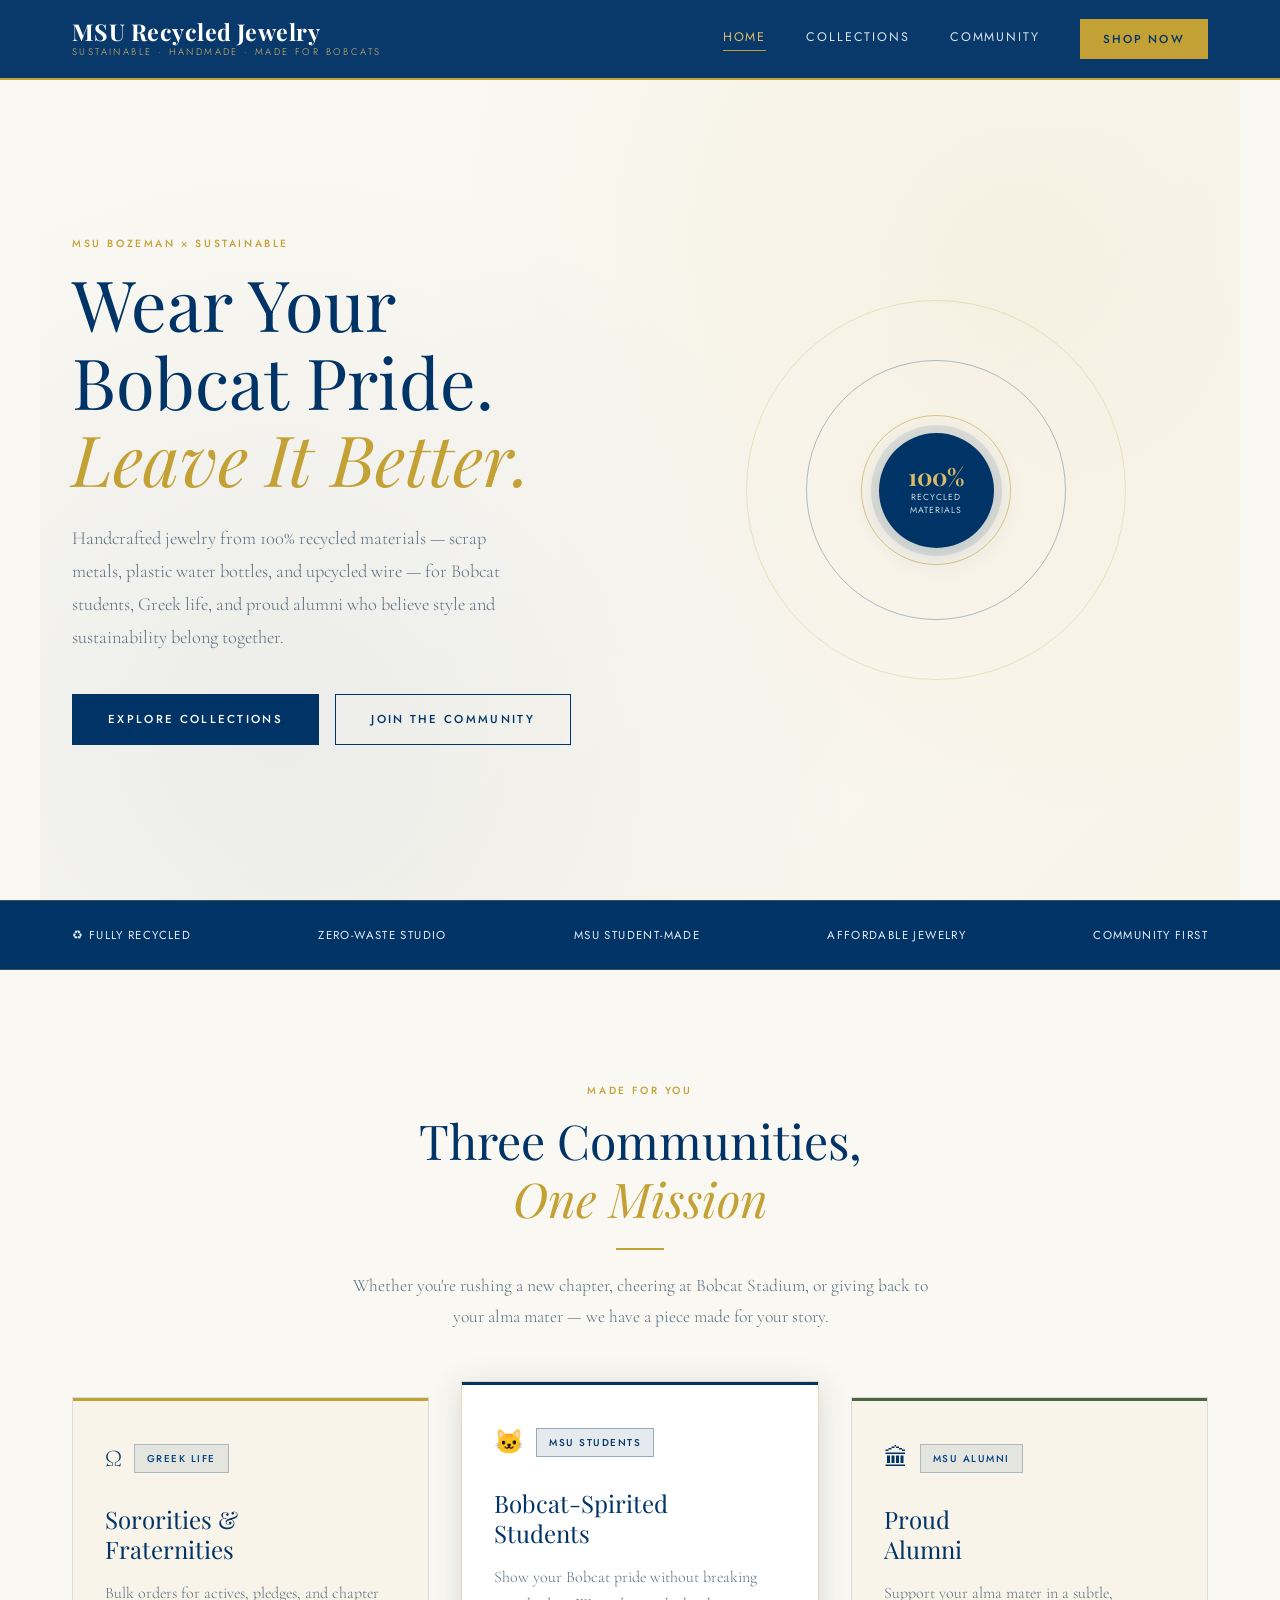
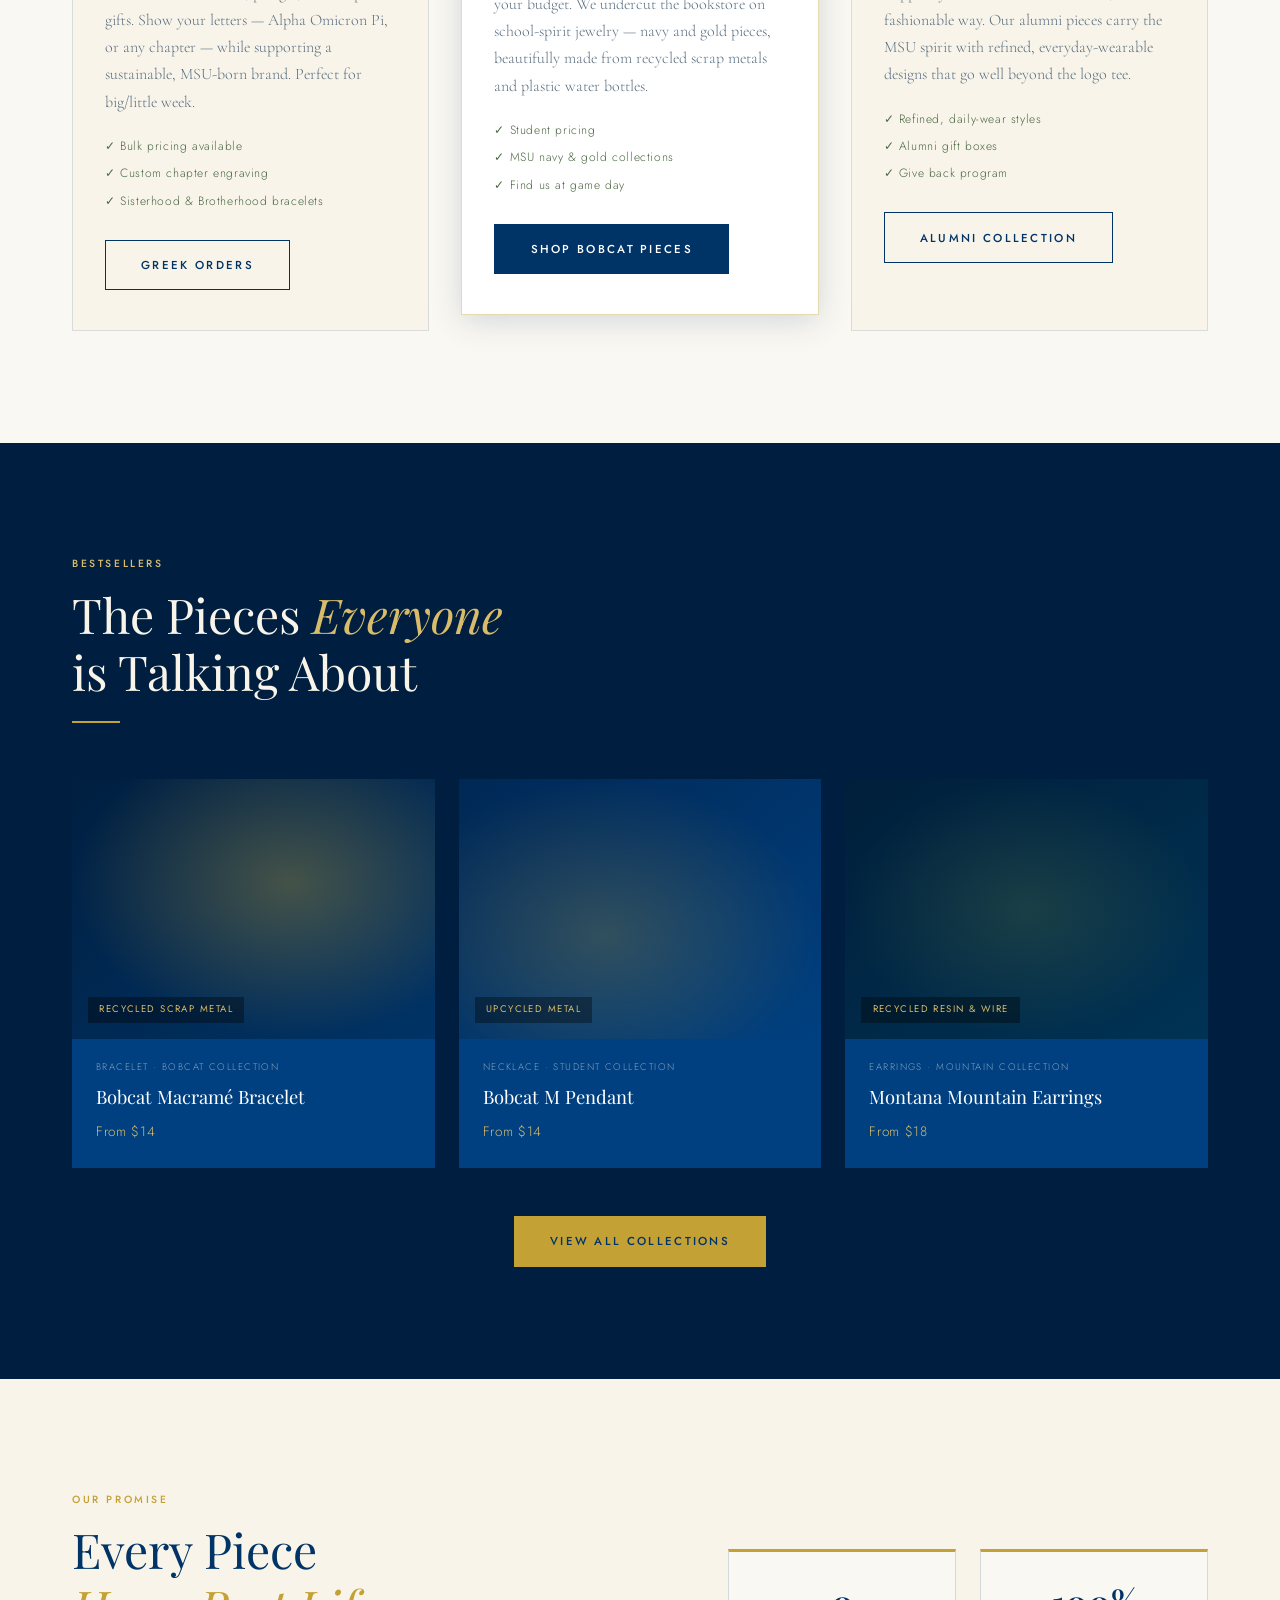
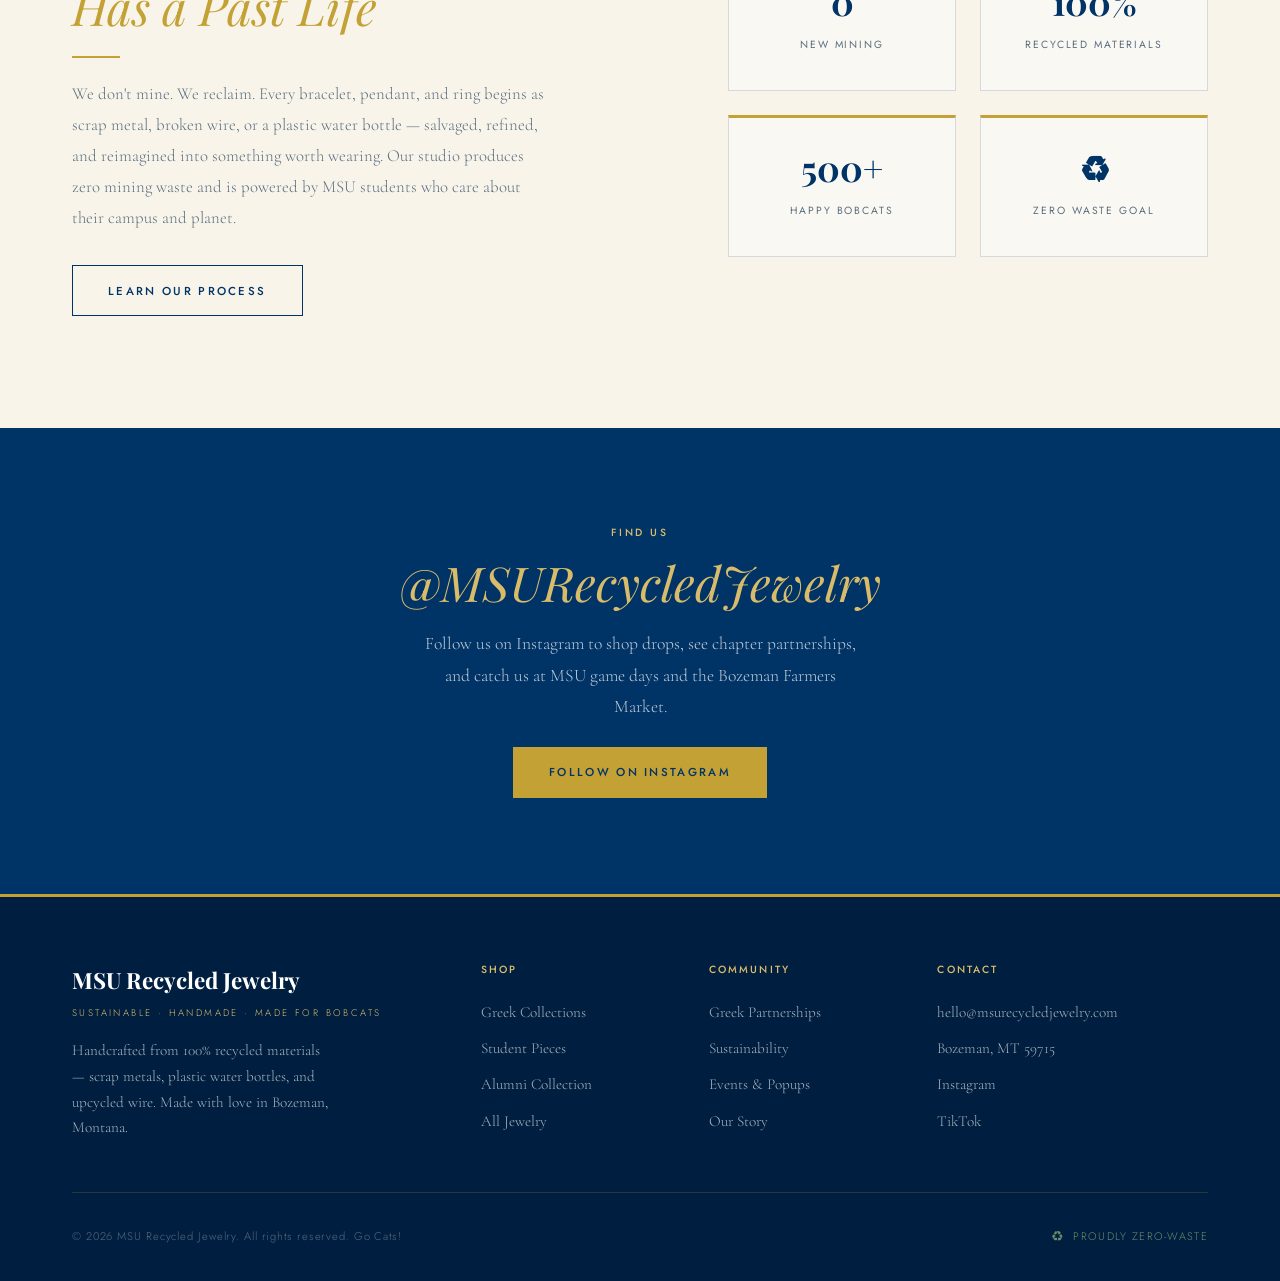
<file: index.html>
<!DOCTYPE html>
<html lang="en">
<head>
  <meta charset="UTF-8" />
  <meta name="viewport" content="width=device-width, initial-scale=1.0" />
  <title>MSU Recycled Jewelry — Sustainable. Handmade. Made for Bobcats.</title>
  <link rel="stylesheet" href="css/reset.css" />
  <link rel="stylesheet" href="css/global.css" />
  <link rel="stylesheet" href="css/index.css" />
</head>
<body>

  <!-- ══════════ HEADER ══════════ -->
  <header class="site-header">
    <div class="header-inner">
      <a href="index.html" class="site-logo">
        <span class="logo-main">MSU Recycled Jewelry</span>
        <span class="logo-sub">Sustainable · Handmade · Made for Bobcats</span>
      </a>
      <nav class="site-nav" id="siteNav">
        <a href="index.html" class="active">Home</a>
        <a href="html/collections.html">Collections</a>
        <a href="html/community.html">Community</a>
        <a href="#shop" class="nav-cta">Shop Now</a>
      </nav>
      <button class="nav-toggle" id="navToggle" aria-label="Toggle navigation">
        <span></span><span></span><span></span>
      </button>
    </div>
  </header>

  <main>

    <!-- ══════════ HERO ══════════ -->
    <section class="hero">
      <div class="hero-texture"></div>
      <div class="hero-content">
        <span class="section-label fade-up fade-up-1">MSU Bozeman × Sustainable</span>
        <h1 class="hero-title fade-up fade-up-2">
          Wear Your<br>Bobcat Pride.<br>
          <em>Leave It Better.</em>
        </h1>
        <p class="hero-desc fade-up fade-up-3">
          Handcrafted jewelry from 100% recycled materials — scrap metals, plastic water bottles, and upcycled wire — for Bobcat students, Greek life, and proud alumni who believe style and sustainability belong together.
        </p>
        <div class="hero-actions fade-up fade-up-4">
          <a href="html/collections.html" class="btn btn-primary">Explore Collections</a>
          <a href="html/community.html" class="btn btn-outline">Join the Community</a>
        </div>
      </div>
      <div class="hero-visual">
        <div class="hero-ring hero-ring--lg"></div>
        <div class="hero-ring hero-ring--md"></div>
        <div class="hero-ring hero-ring--sm"></div>
        <div class="hero-badge">
          <span class="badge-num">100%</span>
          <span class="badge-text">Recycled<br>Materials</span>
        </div>
      </div>
    </section>


    <!-- ══════════ VALUES STRIP ══════════ -->
    <section class="values-strip">
      <div class="container">
        <div class="values-grid">
          <div class="value-item">
            <span class="value-text">♻ Fully Recycled</span>
          </div>
          <div class="value-item">
            <span class="value-text">Zero-Waste Studio</span>
          </div>
          <div class="value-item">
            <span class="value-text">MSU Student-Made</span>
          </div>
          <div class="value-item">
            <span class="value-text">Affordable Jewelry</span>
          </div>
          <div class="value-item">
            <span class="value-text">Community First</span>
          </div>
        </div>
      </div>
    </section>


    <!-- ══════════ WHO WE'RE FOR ══════════ -->
    <section class="audiences" id="shop">
      <div class="container">
        <div class="audiences-header">
          <span class="section-label">Made for you</span>
          <h2 class="section-title">Three Communities,<br><em>One Mission</em></h2>
          <div class="divider"></div>
          <p class="audiences-intro">Whether you're rushing a new chapter, cheering at Bobcat Stadium, or giving back to your alma mater — we have a piece made for your story.</p>
        </div>
        <div class="audience-cards">

          <!-- Greek Life -->
          <div class="aud-card">
            <div class="aud-card__accent" style="background:var(--clr-gold)"></div>
            <div class="aud-card__top">
              <span class="aud-icon">Ω</span>
              <span class="tag">Greek Life</span>
            </div>
            <h3 class="aud-card__title">Sororities &amp;<br>Fraternities</h3>
            <p class="aud-card__body">Bulk orders for actives, pledges, and chapter gifts. Show your letters — Alpha Omicron Pi, or any chapter — while supporting a sustainable, MSU-born brand. Perfect for big/little week.</p>
            <ul class="aud-card__perks">
              <li>✓ Bulk pricing available</li>
              <li>✓ Custom chapter engraving</li>
              <li>✓ Sisterhood &amp; Brotherhood bracelets</li>
            </ul>
            <a href="html/community.html#greek" class="btn btn-outline">Greek Orders</a>
          </div>

          <!-- Students -->
          <div class="aud-card aud-card--featured">
            <div class="aud-card__accent" style="background:var(--clr-navy)"></div>
            <div class="aud-card__top">
              <span class="aud-icon">🐱</span>
              <span class="tag" style="background:rgba(0,51,102,0.1);border-color:rgba(0,51,102,0.35);color:var(--clr-navy)">MSU Students</span>
            </div>
            <h3 class="aud-card__title">Bobcat-Spirited<br>Students</h3>
            <p class="aud-card__body">Show your Bobcat pride without breaking your budget. We undercut the bookstore on school-spirit jewelry — navy and gold pieces, beautifully made from recycled scrap metals and plastic water bottles.</p>
            <ul class="aud-card__perks">
              <li>✓ Student pricing</li>
              <li>✓ MSU navy &amp; gold collections</li>
              <li>✓ Find us at game day</li>
            </ul>
            <a href="html/collections.html#students" class="btn btn-primary">Shop Bobcat Pieces</a>
          </div>

          <!-- Alumni -->
          <div class="aud-card">
            <div class="aud-card__accent" style="background:var(--clr-mountain)"></div>
            <div class="aud-card__top">
              <span class="aud-icon">🏛</span>
              <span class="tag">MSU Alumni</span>
            </div>
            <h3 class="aud-card__title">Proud<br>Alumni</h3>
            <p class="aud-card__body">Support your alma mater in a subtle, fashionable way. Our alumni pieces carry the MSU spirit with refined, everyday-wearable designs that go well beyond the logo tee.</p>
            <ul class="aud-card__perks">
              <li>✓ Refined, daily-wear styles</li>
              <li>✓ Alumni gift boxes</li>
              <li>✓ Give back program</li>
            </ul>
            <a href="html/collections.html#alumni" class="btn btn-outline">Alumni Collection</a>
          </div>

        </div>
      </div>
    </section>


    <!-- ══════════ FEATURED PIECES ══════════ -->
    <section class="featured">
      <div class="container">
        <div class="featured-header">
          <span class="section-label">Bestsellers</span>
          <h2 class="section-title">The Pieces <em>Everyone</em><br>is Talking About</h2>
          <div class="divider"></div>
        </div>
        <div class="product-grid">
          <div class="product-card">
            <div class="product-img product-img--1">
              <span class="product-material">Recycled Scrap Metal</span>
            </div>
            <div class="product-info">
              <span class="product-cat">Bracelet · Bobcat Collection</span>
              <h4 class="product-name">Bobcat Macramé Bracelet</h4>
              <p class="product-price">From $14</p>
            </div>
          </div>
          <div class="product-card">
            <div class="product-img product-img--2">
              <span class="product-material">Upcycled Metal</span>
            </div>
            <div class="product-info">
              <span class="product-cat">Necklace · Student Collection</span>
              <h4 class="product-name">Bobcat M Pendant</h4>
              <p class="product-price">From $14</p>
            </div>
          </div>
          <div class="product-card">
            <div class="product-img product-img--3">
              <span class="product-material">Recycled Resin &amp; Wire</span>
            </div>
            <div class="product-info">
              <span class="product-cat">Earrings · Mountain Collection</span>
              <h4 class="product-name">Montana Mountain Earrings</h4>
              <p class="product-price">From $18</p>
            </div>
          </div>
        </div>
        <div class="featured-cta">
          <a href="html/collections.html" class="btn btn-primary">View All Collections</a>
        </div>
      </div>
    </section>


    <!-- ══════════ SUSTAINABILITY PROMISE ══════════ -->
    <section class="promise">
      <div class="promise-inner">
        <div class="promise-text">
          <span class="section-label">Our Promise</span>
          <h2 class="section-title">Every Piece<br><em>Has a Past Life</em></h2>
          <div class="divider"></div>
          <p>We don't mine. We reclaim. Every bracelet, pendant, and ring begins as scrap metal, broken wire, or a plastic water bottle — salvaged, refined, and reimagined into something worth wearing. Our studio produces zero mining waste and is powered by MSU students who care about their campus and planet.</p>
          <a href="html/community.html#sustainability" class="btn btn-outline" style="margin-top:2rem;">Learn Our Process</a>
        </div>
        <div class="promise-stats">
          <div class="stat">
            <span class="stat-num">0</span>
            <span class="stat-label">New Mining</span>
          </div>
          <div class="stat">
            <span class="stat-num">100%</span>
            <span class="stat-label">Recycled Materials</span>
          </div>
          <div class="stat">
            <span class="stat-num">500+</span>
            <span class="stat-label">Happy Bobcats</span>
          </div>
          <div class="stat">
            <span class="stat-num">♻</span>
            <span class="stat-label">Zero Waste Goal</span>
          </div>
        </div>
      </div>
    </section>


    <!-- ══════════ INSTAGRAM CTA ══════════ -->
    <section class="social-cta">
      <div class="container">
        <span class="section-label">Find Us</span>
        <h2 class="section-title"><em>@MSURecycledJewelry</em></h2>
        <p>Follow us on Instagram to shop drops, see chapter partnerships, and catch us at MSU game days and the Bozeman Farmers Market.</p>
        <a href="#" class="btn btn-primary" style="margin-top:1.5rem;">Follow on Instagram</a>
      </div>
    </section>

  </main>


  <!-- ══════════ FOOTER ══════════ -->
  <footer class="site-footer">
    <div class="footer-inner">
      <div class="footer-grid">
        <div class="footer-brand">
          <span class="logo-main">MSU Recycled Jewelry</span>
          <span class="logo-sub">Sustainable · Handmade · Made for Bobcats</span>
          <p>Handcrafted from 100% recycled materials — scrap metals, plastic water bottles, and upcycled wire. Made with love in Bozeman, Montana.</p>
        </div>
        <div class="footer-col">
          <h4>Shop</h4>
          <a href="html/collections.html#greek">Greek Collections</a>
          <a href="html/collections.html#students">Student Pieces</a>
          <a href="html/collections.html#alumni">Alumni Collection</a>
          <a href="html/collections.html">All Jewelry</a>
        </div>
        <div class="footer-col">
          <h4>Community</h4>
          <a href="html/community.html#greek">Greek Partnerships</a>
          <a href="html/community.html#sustainability">Sustainability</a>
          <a href="html/community.html#events">Events &amp; Popups</a>
          <a href="html/community.html">Our Story</a>
        </div>
        <div class="footer-col">
          <h4>Contact</h4>
          <p>hello@msurecycledjewelry.com</p>
          <p>Bozeman, MT 59715</p>
          <a href="#">Instagram</a>
          <a href="#">TikTok</a>
        </div>
      </div>
      <div class="footer-bottom">
        <p>© 2026 MSU Recycled Jewelry. All rights reserved. Go Cats!</p>
        <span class="eco-badge">Proudly Zero-Waste</span>
      </div>
    </div>
  </footer>

  <script>
    const toggle = document.getElementById('navToggle');
    const nav = document.getElementById('siteNav');
    toggle.addEventListener('click', () => nav.classList.toggle('open'));
  </script>
</body>
</html>
</file>
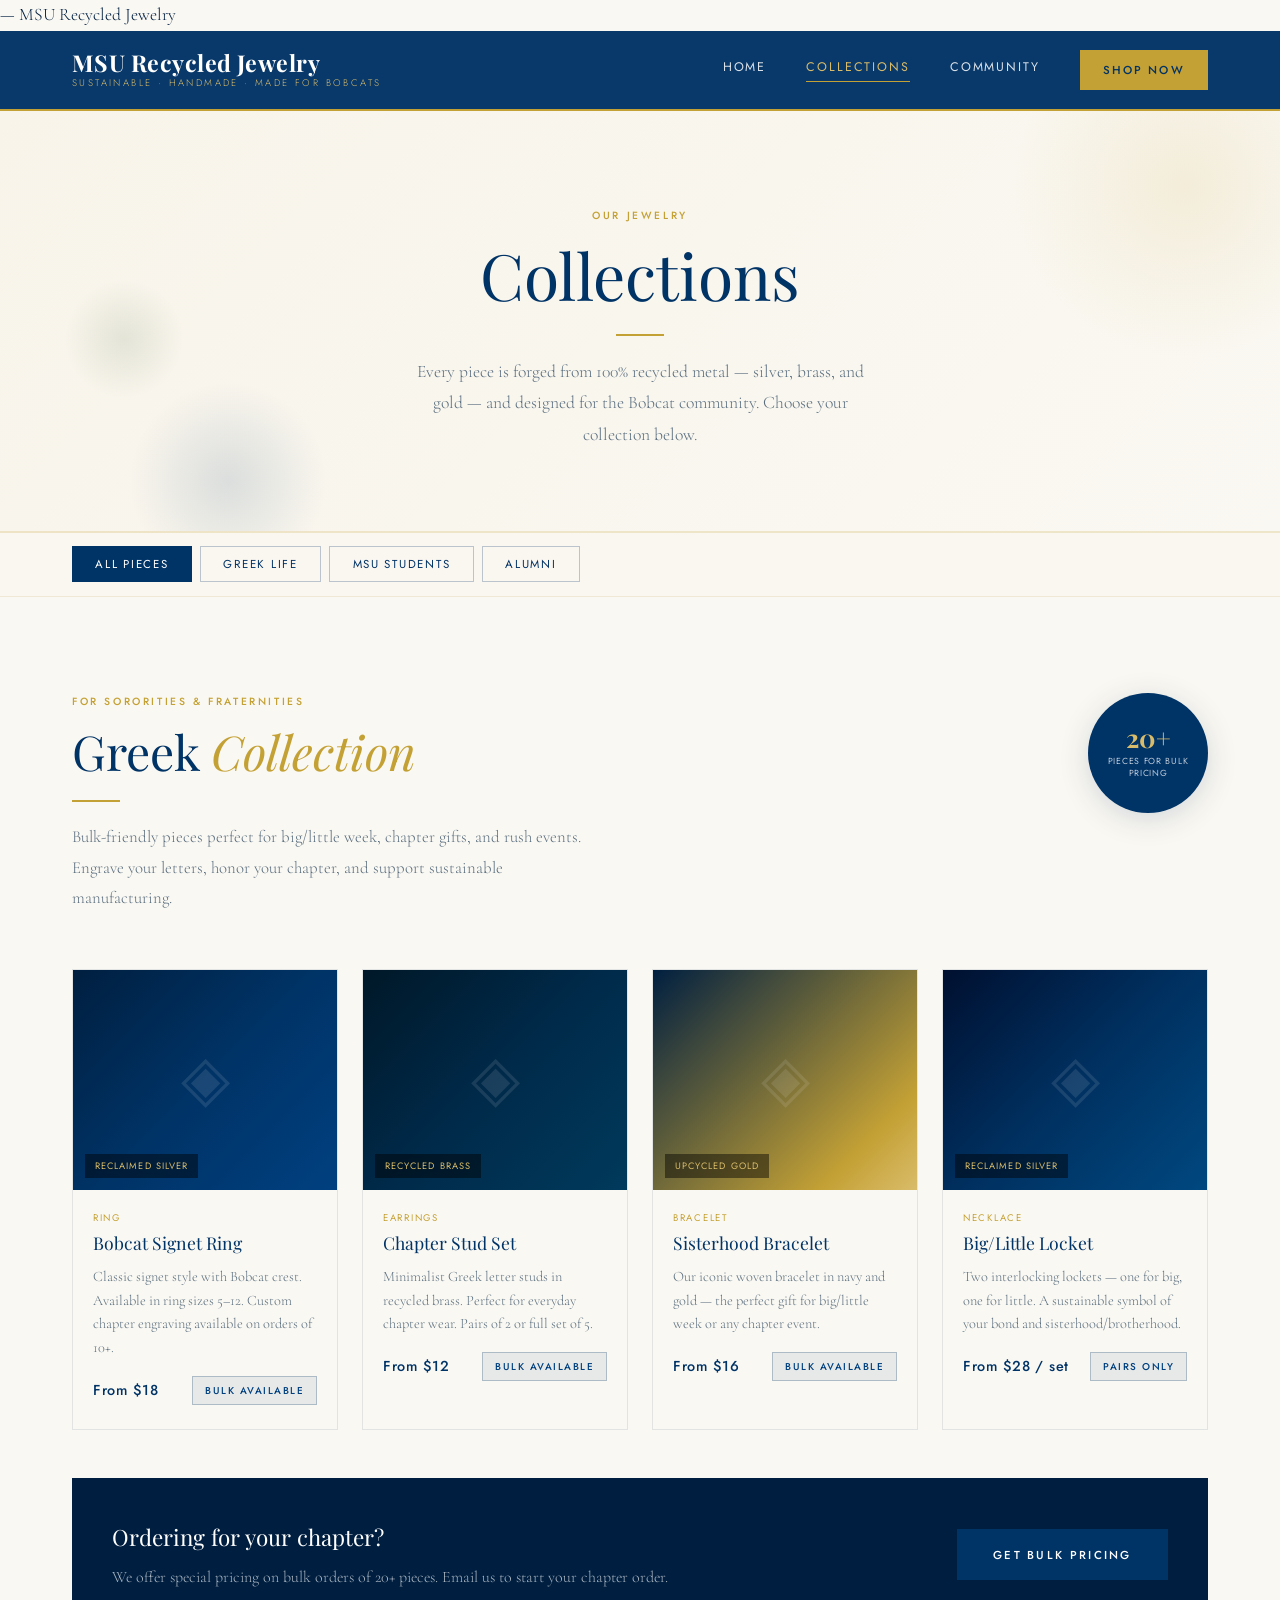
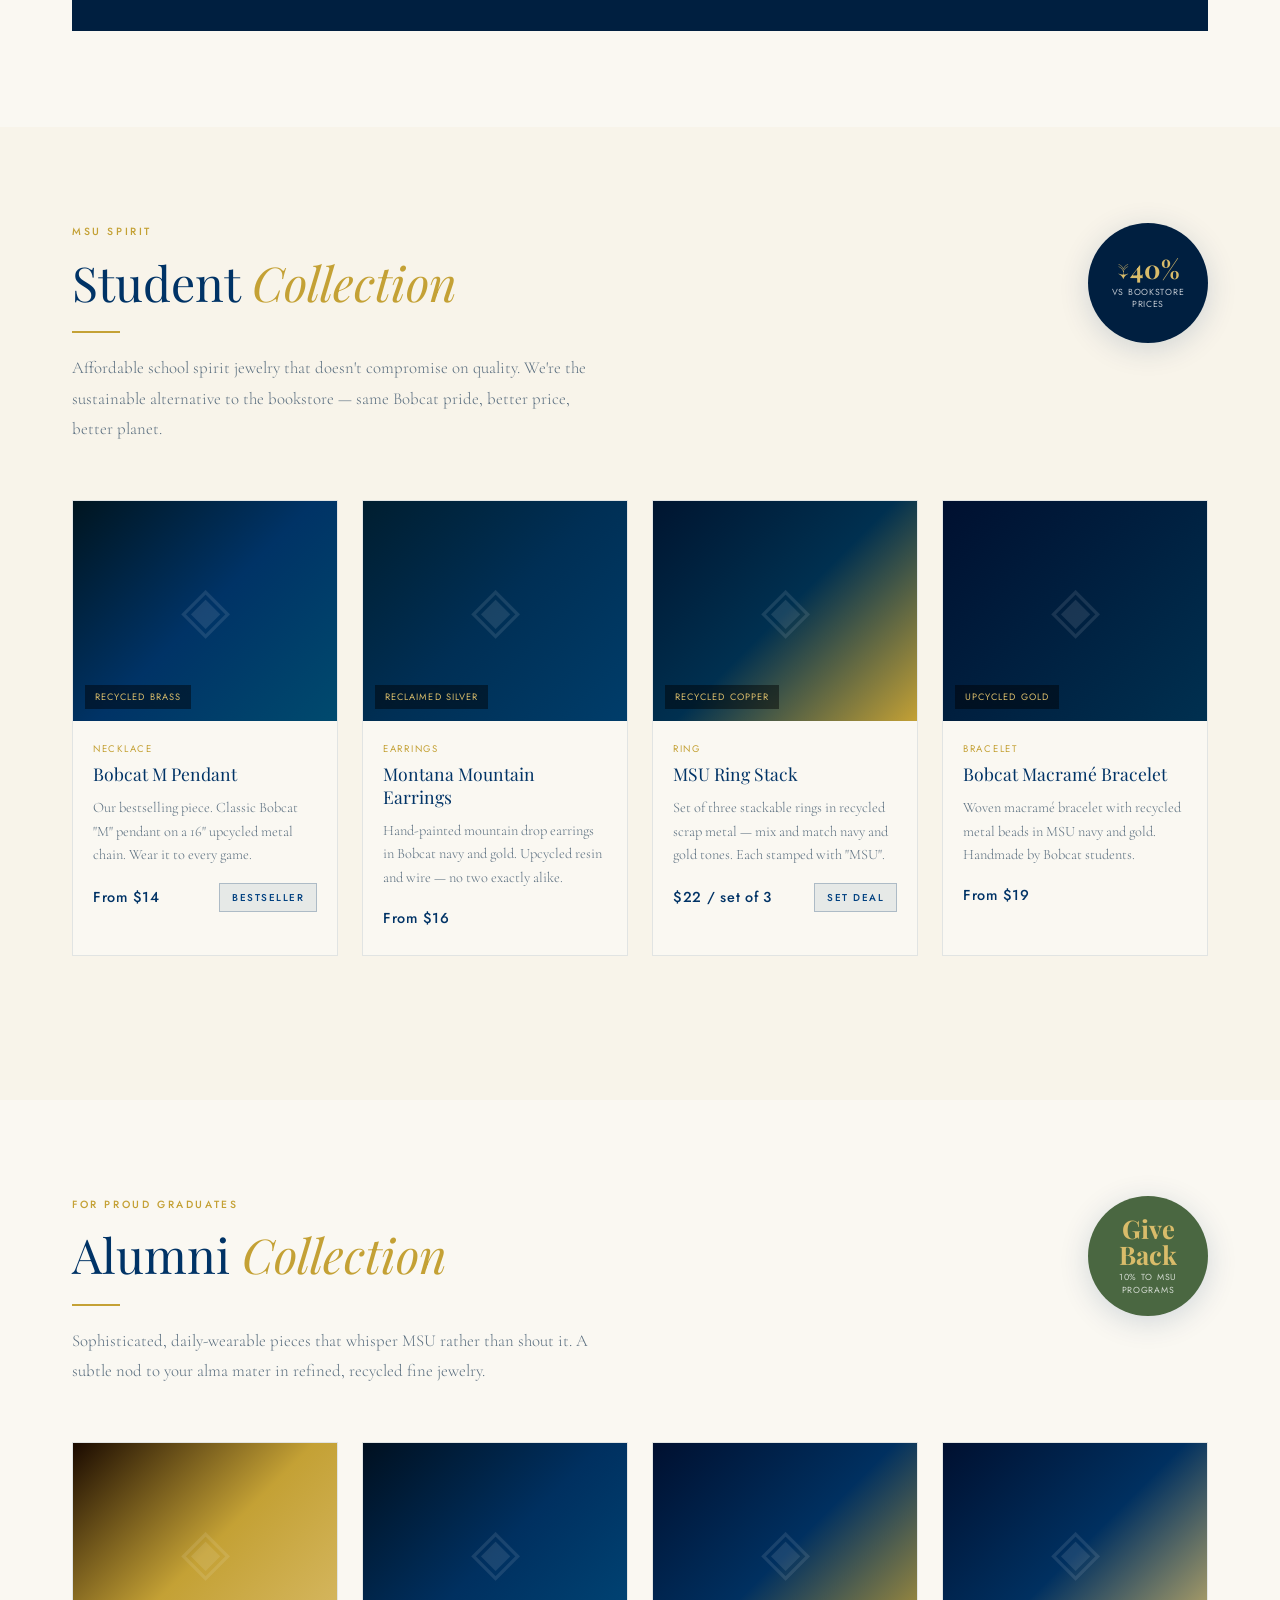
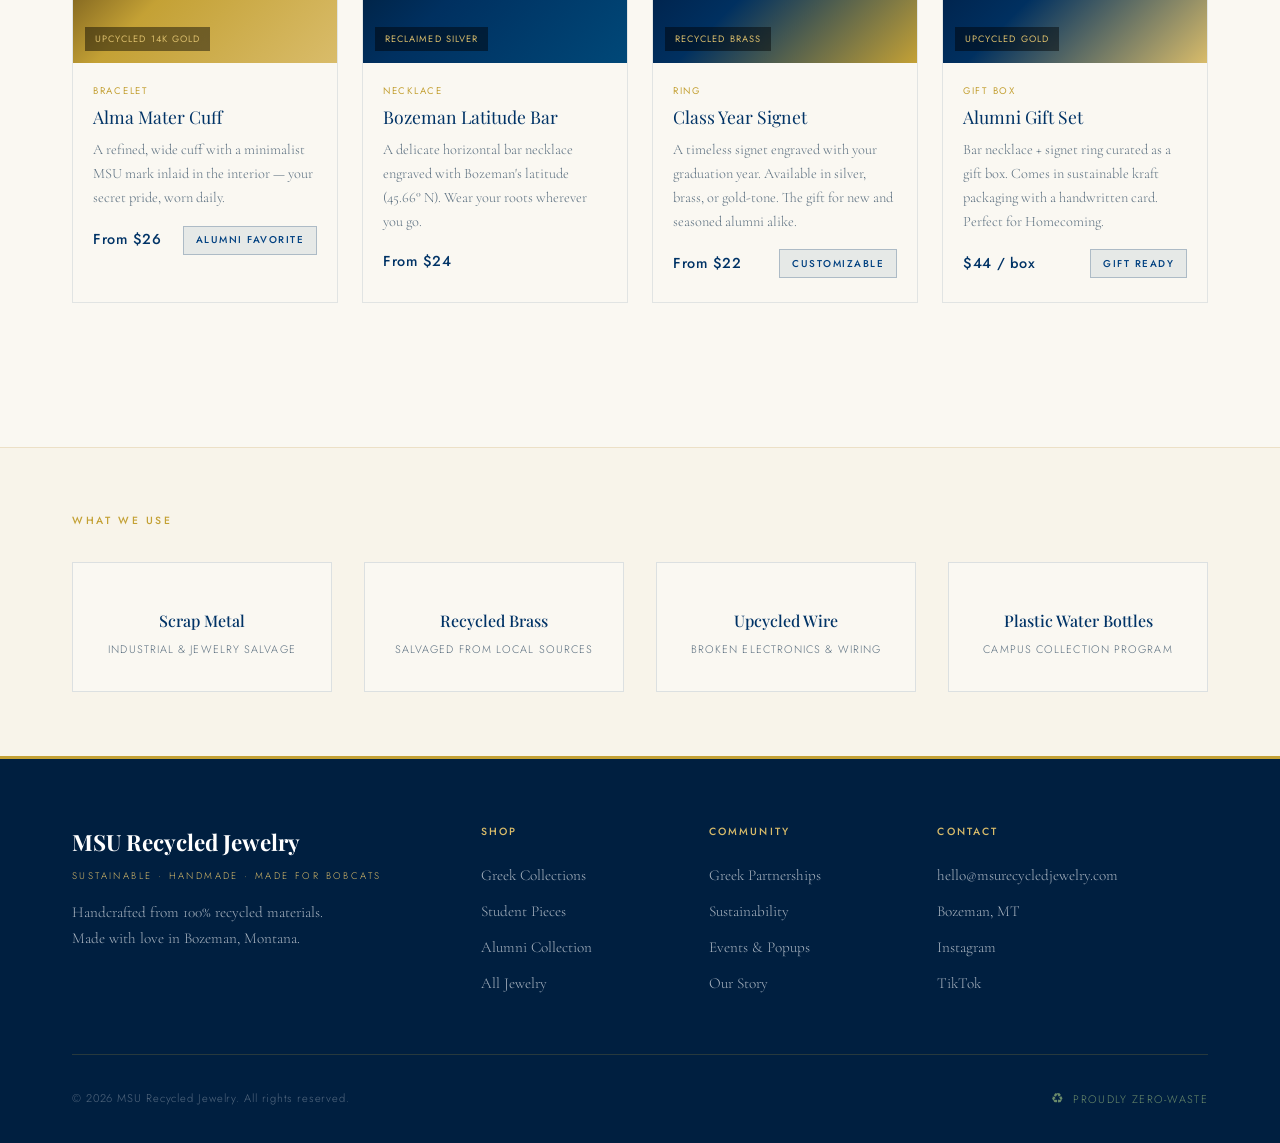
<file: html/collections.html>
<!DOCTYPE html>
<html lang="en">
<head>
  <meta charset="UTF-8" />
  <meta name="viewport" content="width=device-width, initial-scale=1.0" />
  <title>Collections — MSU Recycled Jewelry</title>
  <!-- already updated --> — MSU Recycled Jewelry</title>
  <link rel="stylesheet" href="../css/reset.css" />
  <link rel="stylesheet" href="../css/global.css" />
  <link rel="stylesheet" href="../css/collections.css" />
</head>
<body>

  <!-- ══════════ HEADER ══════════ -->
  <header class="site-header">
    <div class="header-inner">
      <a href="index.html" class="site-logo">
        <span class="logo-main">MSU Recycled Jewelry</span>
        <span class="logo-sub">Sustainable · Handmade · Made for Bobcats</span>
      </a>
      <nav class="site-nav" id="siteNav">
        <a href="../index.html">Home</a>
        <a href="collections.html" class="active">Collections</a>
        <a href="community.html">Community</a>
        <a href="#shop" class="nav-cta">Shop Now</a>
      </nav>
      <button class="nav-toggle" id="navToggle" aria-label="Toggle navigation">
        <span></span><span></span><span></span>
      </button>
    </div>
  </header>

  <main>

    <!-- ══════════ PAGE HERO ══════════ -->
    <section class="page-hero">
      <div class="page-hero-content fade-up">
        <span class="section-label">Our Jewelry</span>
        <h1 class="section-title">Collections</h1>
        <div class="divider"></div>
        <p>Every piece is forged from 100% recycled metal — silver, brass, and gold — and designed for the Bobcat community. Choose your collection below.</p>
      </div>
      <div class="page-hero-orbs">
        <div class="orb orb--1"></div>
        <div class="orb orb--2"></div>
        <div class="orb orb--3"></div>
      </div>
    </section>


    <!-- ══════════ FILTER TABS ══════════ -->
    <section class="filter-bar" id="shop">
      <div class="container">
        <div class="filter-tabs">
          <button class="filter-tab active" data-filter="all">All Pieces</button>
          <button class="filter-tab" data-filter="greek">Greek Life</button>
          <button class="filter-tab" data-filter="students">MSU Students</button>
          <button class="filter-tab" data-filter="alumni">Alumni</button>
        </div>
      </div>
    </section>


    <!-- ══════════ GREEK COLLECTION ══════════ -->
    <section class="collection-section" id="greek" data-cat="greek">
      <div class="container">
        <div class="coll-header">
          <div class="coll-header-text">
            <span class="section-label">For Sororities &amp; Fraternities</span>
            <h2 class="section-title">Greek <em>Collection</em></h2>
            <div class="divider"></div>
            <p>Bulk-friendly pieces perfect for big/little week, chapter gifts, and rush events. Engrave your letters, honor your chapter, and support sustainable manufacturing.</p>
          </div>
          <div class="coll-bulk-badge">
            <span class="bulk-num">20+</span>
            <span class="bulk-text">Pieces for bulk pricing</span>
          </div>
        </div>

        <div class="jewelry-grid" id="greek-grid">

          <article class="jewelry-card fade-up fade-up-1">
            <div class="jewelry-img jimg--1">
              <span class="material-tag">Reclaimed Silver</span>
              <div class="jewelry-overlay">
                <a href="#" class="btn btn-light">Add to Cart</a>
              </div>
            </div>
            <div class="jewelry-body">
              <span class="jewelry-cat">Ring</span>
              <h3 class="jewelry-name">Bobcat Signet Ring</h3>
              <p class="jewelry-desc">Classic signet style with Bobcat crest. Available in ring sizes 5–12. Custom chapter engraving available on orders of 10+.</p>
              <div class="jewelry-footer">
                <span class="jewelry-price">From $18</span>
                <span class="tag">Bulk Available</span>
              </div>
            </div>
          </article>

          <article class="jewelry-card fade-up fade-up-2">
            <div class="jewelry-img jimg--2">
              <span class="material-tag">Recycled Brass</span>
              <div class="jewelry-overlay">
                <a href="#" class="btn btn-light">Add to Cart</a>
              </div>
            </div>
            <div class="jewelry-body">
              <span class="jewelry-cat">Earrings</span>
              <h3 class="jewelry-name">Chapter Stud Set</h3>
              <p class="jewelry-desc">Minimalist Greek letter studs in recycled brass. Perfect for everyday chapter wear. Pairs of 2 or full set of 5.</p>
              <div class="jewelry-footer">
                <span class="jewelry-price">From $12</span>
                <span class="tag">Bulk Available</span>
              </div>
            </div>
          </article>

          <article class="jewelry-card fade-up fade-up-3">
            <div class="jewelry-img jimg--3">
              <span class="material-tag">Upcycled Gold</span>
              <div class="jewelry-overlay">
                <a href="#" class="btn btn-light">Add to Cart</a>
              </div>
            </div>
            <div class="jewelry-body">
              <span class="jewelry-cat">Bracelet</span>
              <h3 class="jewelry-name">Sisterhood Bracelet</h3>
              <p class="jewelry-desc">Our iconic woven bracelet in navy and gold — the perfect gift for big/little week or any chapter event.</p>
              <div class="jewelry-footer">
                <span class="jewelry-price">From $16</span>
                <span class="tag">Bulk Available</span>
              </div>
            </div>
          </article>

          <article class="jewelry-card fade-up fade-up-4">
            <div class="jewelry-img jimg--4">
              <span class="material-tag">Reclaimed Silver</span>
              <div class="jewelry-overlay">
                <a href="#" class="btn btn-light">Add to Cart</a>
              </div>
            </div>
            <div class="jewelry-body">
              <span class="jewelry-cat">Necklace</span>
              <h3 class="jewelry-name">Big/Little Locket</h3>
              <p class="jewelry-desc">Two interlocking lockets — one for big, one for little. A sustainable symbol of your bond and sisterhood/brotherhood.</p>
              <div class="jewelry-footer">
                <span class="jewelry-price">From $28 / set</span>
                <span class="tag">Pairs Only</span>
              </div>
            </div>
          </article>

        </div>

        <div class="bulk-cta">
          <div class="bulk-cta-text">
            <h3>Ordering for your chapter?</h3>
            <p>We offer special pricing on bulk orders of 20+ pieces. Email us to start your chapter order.</p>
          </div>
          <a href="community.html#greek" class="btn btn-primary">Get Bulk Pricing</a>
        </div>
      </div>
    </section>


    <!-- ══════════ STUDENT COLLECTION ══════════ -->
    <section class="collection-section collection-section--alt" id="students" data-cat="students">
      <div class="container">
        <div class="coll-header">
          <div class="coll-header-text">
            <span class="section-label">MSU Spirit</span>
            <h2 class="section-title">Student <em>Collection</em></h2>
            <div class="divider"></div>
            <p>Affordable school spirit jewelry that doesn't compromise on quality. We're the sustainable alternative to the bookstore — same Bobcat pride, better price, better planet.</p>
          </div>
          <div class="coll-bulk-badge" style="background:var(--clr-stone);">
            <span class="bulk-num" style="color:var(--clr-gold-lt);">↓40%</span>
            <span class="bulk-text">vs Bookstore Prices</span>
          </div>
        </div>

        <div class="jewelry-grid" id="students-grid">

          <article class="jewelry-card fade-up fade-up-1">
            <div class="jewelry-img jimg--5">
              <span class="material-tag">Recycled Brass</span>
              <div class="jewelry-overlay">
                <a href="#" class="btn btn-light">Add to Cart</a>
              </div>
            </div>
            <div class="jewelry-body">
              <span class="jewelry-cat">Necklace</span>
              <h3 class="jewelry-name">Bobcat M Pendant</h3>
              <p class="jewelry-desc">Our bestselling piece. Classic Bobcat "M" pendant on a 16" upcycled metal chain. Wear it to every game.</p>
              <div class="jewelry-footer">
                <span class="jewelry-price">From $14</span>
                <span class="tag">Bestseller</span>
              </div>
            </div>
          </article>

          <article class="jewelry-card fade-up fade-up-2">
            <div class="jewelry-img jimg--6">
              <span class="material-tag">Reclaimed Silver</span>
              <div class="jewelry-overlay">
                <a href="#" class="btn btn-light">Add to Cart</a>
              </div>
            </div>
            <div class="jewelry-body">
              <span class="jewelry-cat">Earrings</span>
              <h3 class="jewelry-name">Montana Mountain Earrings</h3>
              <p class="jewelry-desc">Hand-painted mountain drop earrings in Bobcat navy and gold. Upcycled resin and wire — no two exactly alike.</p>
              <div class="jewelry-footer">
                <span class="jewelry-price">From $16</span>
              </div>
            </div>
          </article>

          <article class="jewelry-card fade-up fade-up-3">
            <div class="jewelry-img jimg--7">
              <span class="material-tag">Recycled Copper</span>
              <div class="jewelry-overlay">
                <a href="#" class="btn btn-light">Add to Cart</a>
              </div>
            </div>
            <div class="jewelry-body">
              <span class="jewelry-cat">Ring</span>
              <h3 class="jewelry-name">MSU Ring Stack</h3>
              <p class="jewelry-desc">Set of three stackable rings in recycled scrap metal — mix and match navy and gold tones. Each stamped with "MSU".</p>
              <div class="jewelry-footer">
                <span class="jewelry-price">$22 / set of 3</span>
                <span class="tag">Set Deal</span>
              </div>
            </div>
          </article>

          <article class="jewelry-card fade-up fade-up-4">
            <div class="jewelry-img jimg--8">
              <span class="material-tag">Upcycled Gold</span>
              <div class="jewelry-overlay">
                <a href="#" class="btn btn-light">Add to Cart</a>
              </div>
            </div>
            <div class="jewelry-body">
              <span class="jewelry-cat">Bracelet</span>
              <h3 class="jewelry-name">Bobcat Macramé Bracelet</h3>
              <p class="jewelry-desc">Woven macramé bracelet with recycled metal beads in MSU navy and gold. Handmade by Bobcat students.</p>
              <div class="jewelry-footer">
                <span class="jewelry-price">From $19</span>
              </div>
            </div>
          </article>

        </div>
      </div>
    </section>


    <!-- ══════════ ALUMNI COLLECTION ══════════ -->
    <section class="collection-section" id="alumni" data-cat="alumni">
      <div class="container">
        <div class="coll-header">
          <div class="coll-header-text">
            <span class="section-label">For Proud Graduates</span>
            <h2 class="section-title">Alumni <em>Collection</em></h2>
            <div class="divider"></div>
            <p>Sophisticated, daily-wearable pieces that whisper MSU rather than shout it. A subtle nod to your alma mater in refined, recycled fine jewelry.</p>
          </div>
          <div class="coll-bulk-badge" style="background:var(--clr-moss);">
            <span class="bulk-num">Give<br>Back</span>
            <span class="bulk-text">10% to MSU programs</span>
          </div>
        </div>

        <div class="jewelry-grid" id="alumni-grid">

          <article class="jewelry-card fade-up fade-up-1">
            <div class="jewelry-img jimg--9">
              <span class="material-tag">Upcycled 14k Gold</span>
              <div class="jewelry-overlay">
                <a href="#" class="btn btn-light">Add to Cart</a>
              </div>
            </div>
            <div class="jewelry-body">
              <span class="jewelry-cat">Bracelet</span>
              <h3 class="jewelry-name">Alma Mater Cuff</h3>
              <p class="jewelry-desc">A refined, wide cuff with a minimalist MSU mark inlaid in the interior — your secret pride, worn daily.</p>
              <div class="jewelry-footer">
                <span class="jewelry-price">From $26</span>
                <span class="tag">Alumni Favorite</span>
              </div>
            </div>
          </article>

          <article class="jewelry-card fade-up fade-up-2">
            <div class="jewelry-img jimg--10">
              <span class="material-tag">Reclaimed Silver</span>
              <div class="jewelry-overlay">
                <a href="#" class="btn btn-light">Add to Cart</a>
              </div>
            </div>
            <div class="jewelry-body">
              <span class="jewelry-cat">Necklace</span>
              <h3 class="jewelry-name">Bozeman Latitude Bar</h3>
              <p class="jewelry-desc">A delicate horizontal bar necklace engraved with Bozeman's latitude (45.66° N). Wear your roots wherever you go.</p>
              <div class="jewelry-footer">
                <span class="jewelry-price">From $24</span>
              </div>
            </div>
          </article>

          <article class="jewelry-card fade-up fade-up-3">
            <div class="jewelry-img jimg--11">
              <span class="material-tag">Recycled Brass</span>
              <div class="jewelry-overlay">
                <a href="#" class="btn btn-light">Add to Cart</a>
              </div>
            </div>
            <div class="jewelry-body">
              <span class="jewelry-cat">Ring</span>
              <h3 class="jewelry-name">Class Year Signet</h3>
              <p class="jewelry-desc">A timeless signet engraved with your graduation year. Available in silver, brass, or gold-tone. The gift for new and seasoned alumni alike.</p>
              <div class="jewelry-footer">
                <span class="jewelry-price">From $22</span>
                <span class="tag">Customizable</span>
              </div>
            </div>
          </article>

          <article class="jewelry-card fade-up fade-up-4">
            <div class="jewelry-img jimg--12">
              <span class="material-tag">Upcycled Gold</span>
              <div class="jewelry-overlay">
                <a href="#" class="btn btn-light">Add to Cart</a>
              </div>
            </div>
            <div class="jewelry-body">
              <span class="jewelry-cat">Gift Box</span>
              <h3 class="jewelry-name">Alumni Gift Set</h3>
              <p class="jewelry-desc">Bar necklace + signet ring curated as a gift box. Comes in sustainable kraft packaging with a handwritten card. Perfect for Homecoming.</p>
              <div class="jewelry-footer">
                <span class="jewelry-price">$44 / box</span>
                <span class="tag">Gift Ready</span>
              </div>
            </div>
          </article>

        </div>
      </div>
    </section>


    <!-- ══════════ MATERIALS CALLOUT ══════════ -->
    <section class="materials-bar">
      <div class="container">
        <span class="section-label">What We Use</span>
        <div class="materials-row">
          <div class="mat-item">
            <span class="mat-icon"></span>
            <span class="mat-name">Scrap Metal</span>
            <span class="mat-desc">Industrial & jewelry salvage</span>
          </div>
          <div class="mat-item">
            <span class="mat-icon"></span>
            <span class="mat-name">Recycled Brass</span>
            <span class="mat-desc">Salvaged from local sources</span>
          </div>
          <div class="mat-item">
            <span class="mat-icon"></span>
            <span class="mat-name">Upcycled Wire</span>
            <span class="mat-desc">Broken electronics & wiring</span>
          </div>
          <div class="mat-item">
            <span class="mat-icon"></span>
            <span class="mat-name">Plastic Water Bottles</span>
            <span class="mat-desc">Campus collection program</span>
          </div>
        </div>
      </div>
    </section>

  </main>


  <!-- ══════════ FOOTER ══════════ -->
  <footer class="site-footer">
    <div class="footer-inner">
      <div class="footer-grid">
        <div class="footer-brand">
          <span class="logo-main">MSU Recycled Jewelry</span>
          <span class="logo-sub">Sustainable · Handmade · Made for Bobcats</span>
          <p>Handcrafted from 100% recycled materials. Made with love in Bozeman, Montana.</p>
        </div>
        <div class="footer-col">
          <h4>Shop</h4>
          <a href="collections.html#greek">Greek Collections</a>
          <a href="collections.html#students">Student Pieces</a>
          <a href="collections.html#alumni">Alumni Collection</a>
          <a href="collections.html">All Jewelry</a>
        </div>
        <div class="footer-col">
          <h4>Community</h4>
          <a href="community.html#greek">Greek Partnerships</a>
          <a href="community.html#sustainability">Sustainability</a>
          <a href="community.html#events">Events &amp; Popups</a>
          <a href="community.html">Our Story</a>
        </div>
        <div class="footer-col">
          <h4>Contact</h4>
          <p>hello@msurecycledjewelry.com</p>
          <p>Bozeman, MT</p>
          <a href="#">Instagram</a>
          <a href="#">TikTok</a>
        </div>
      </div>
      <div class="footer-bottom">
        <p>© 2026 MSU Recycled Jewelry. All rights reserved.</p>
        <span class="eco-badge">Proudly Zero-Waste</span>
      </div>
    </div>
  </footer>

  <script>
    // Nav toggle
    const toggle = document.getElementById('navToggle');
    const nav = document.getElementById('siteNav');
    toggle.addEventListener('click', () => nav.classList.toggle('open'));

    // Filter tabs
    const tabs = document.querySelectorAll('.filter-tab');
    const sections = document.querySelectorAll('.collection-section');

    tabs.forEach(tab => {
      tab.addEventListener('click', () => {
        tabs.forEach(t => t.classList.remove('active'));
        tab.classList.add('active');
        const filter = tab.dataset.filter;
        sections.forEach(sec => {
          if (filter === 'all' || sec.dataset.cat === filter) {
            sec.style.display = '';
          } else {
            sec.style.display = 'none';
          }
        });
      });
    });
  </script>
</body>
</html>
</file>
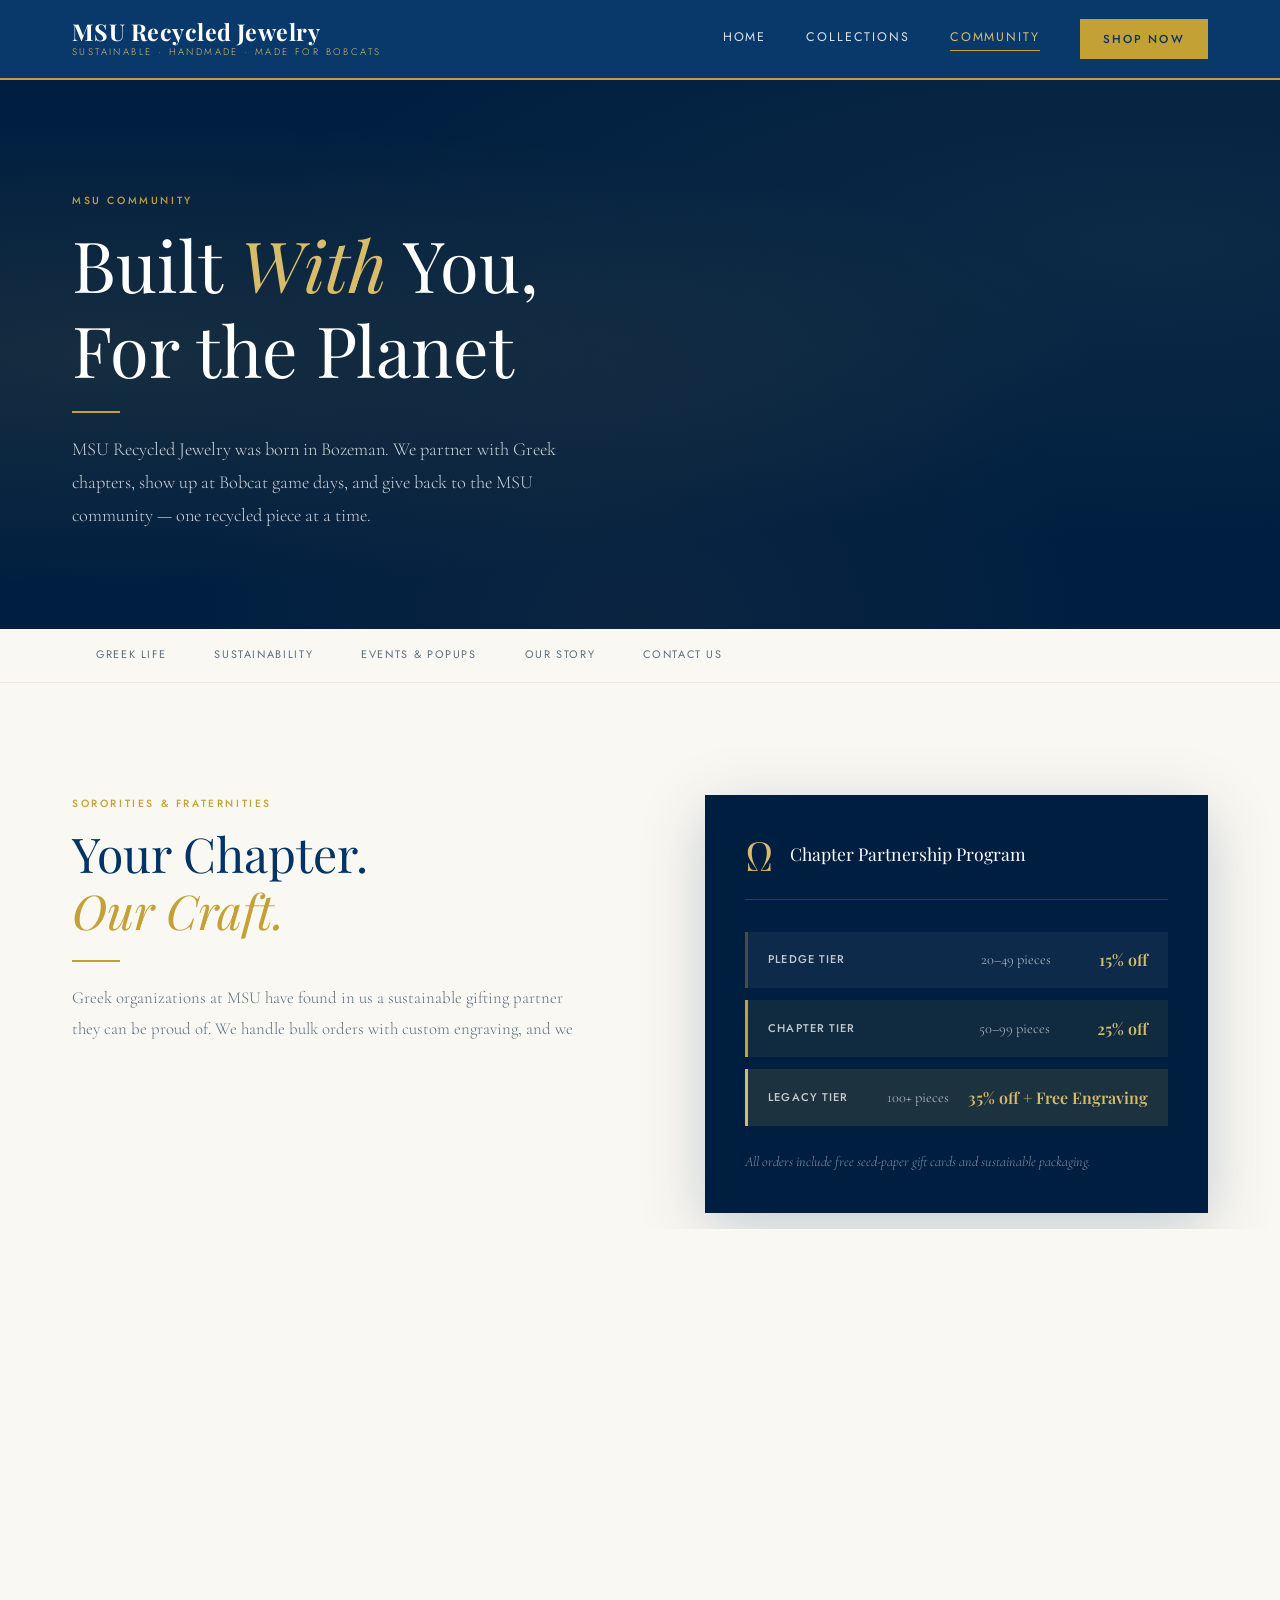
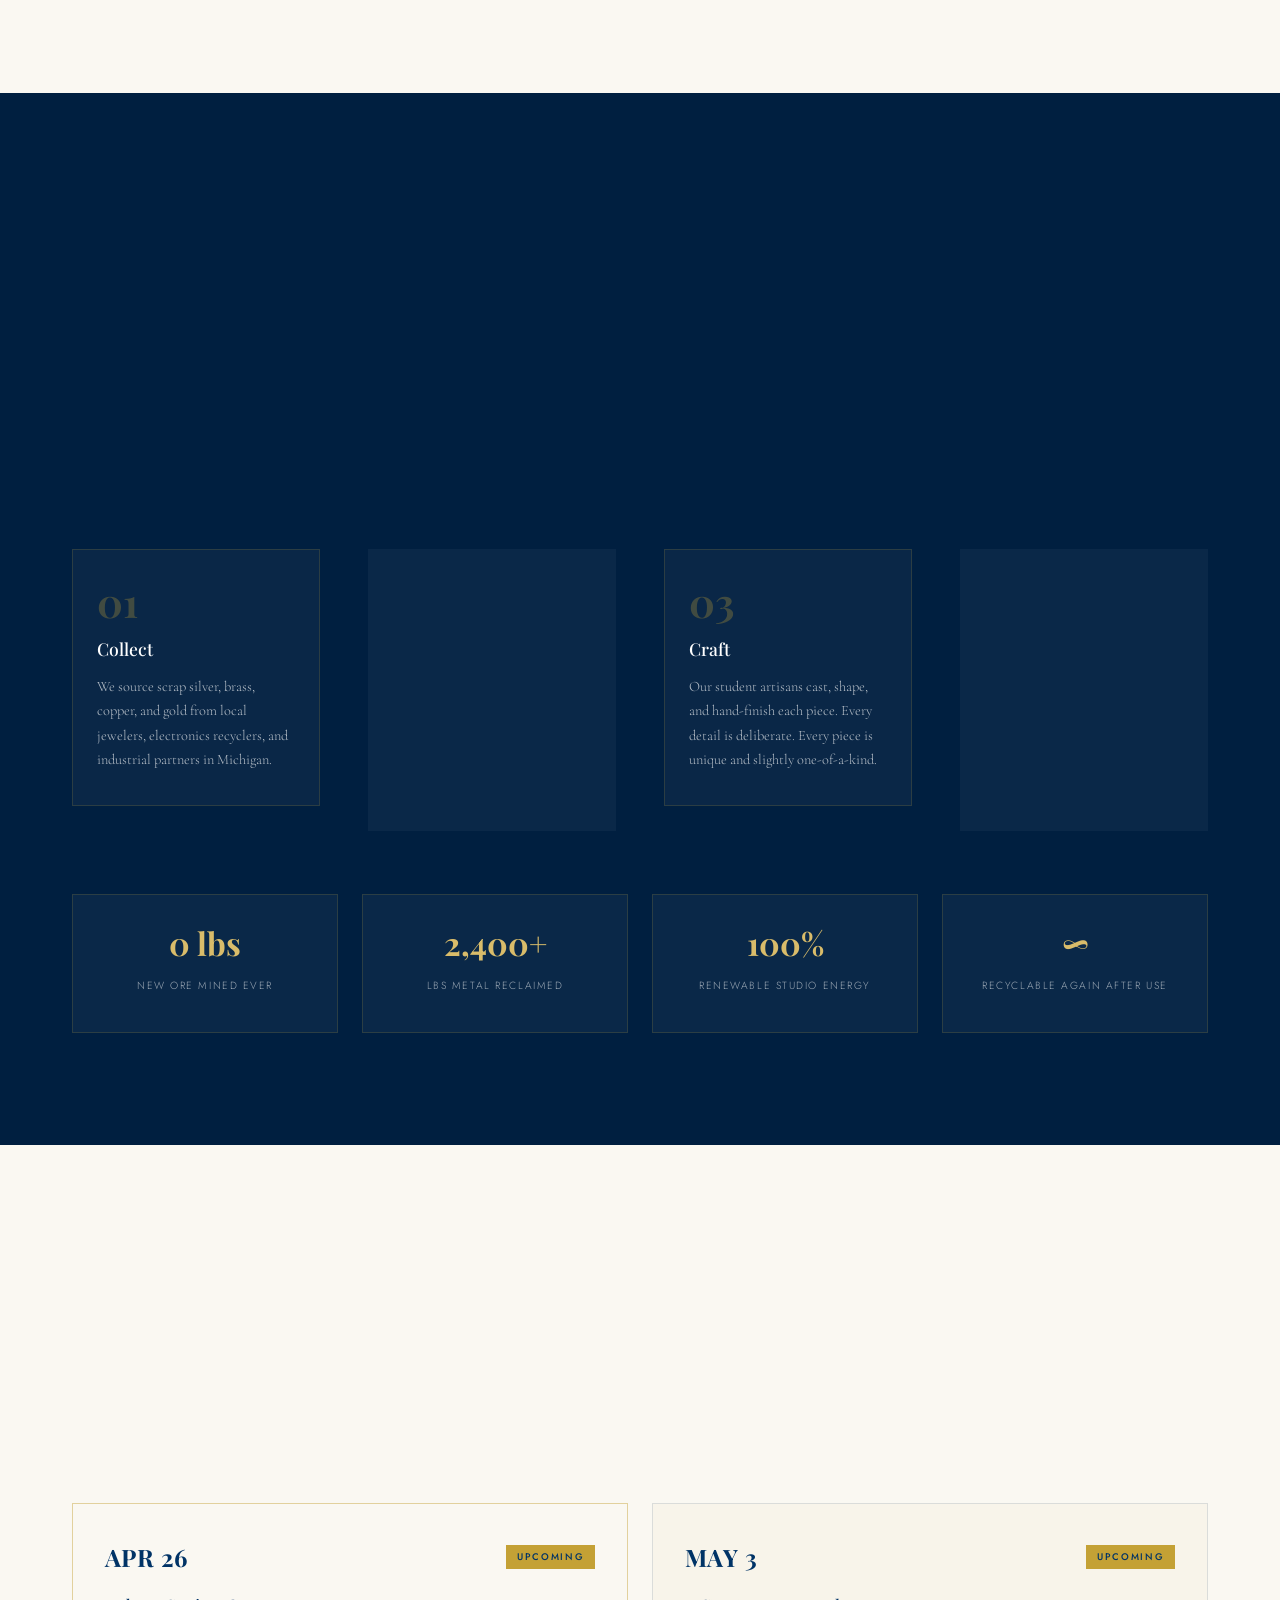
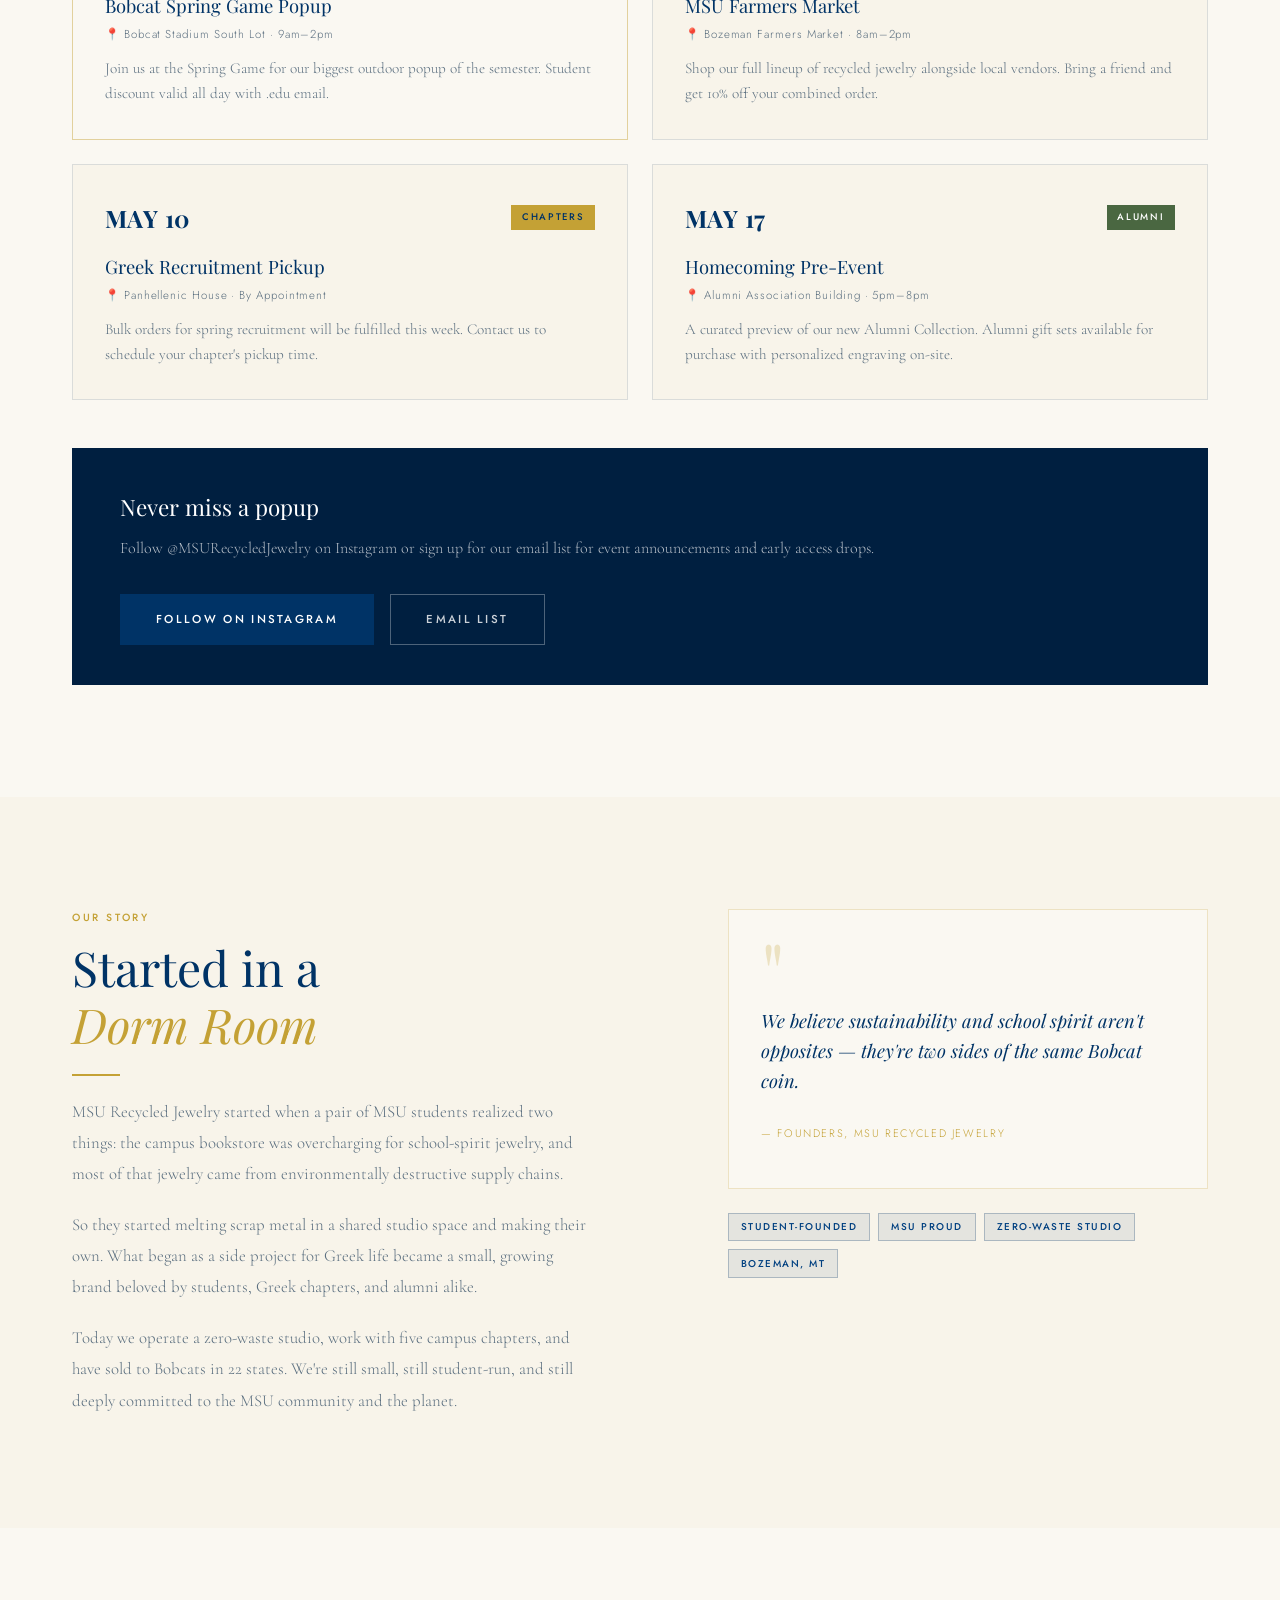
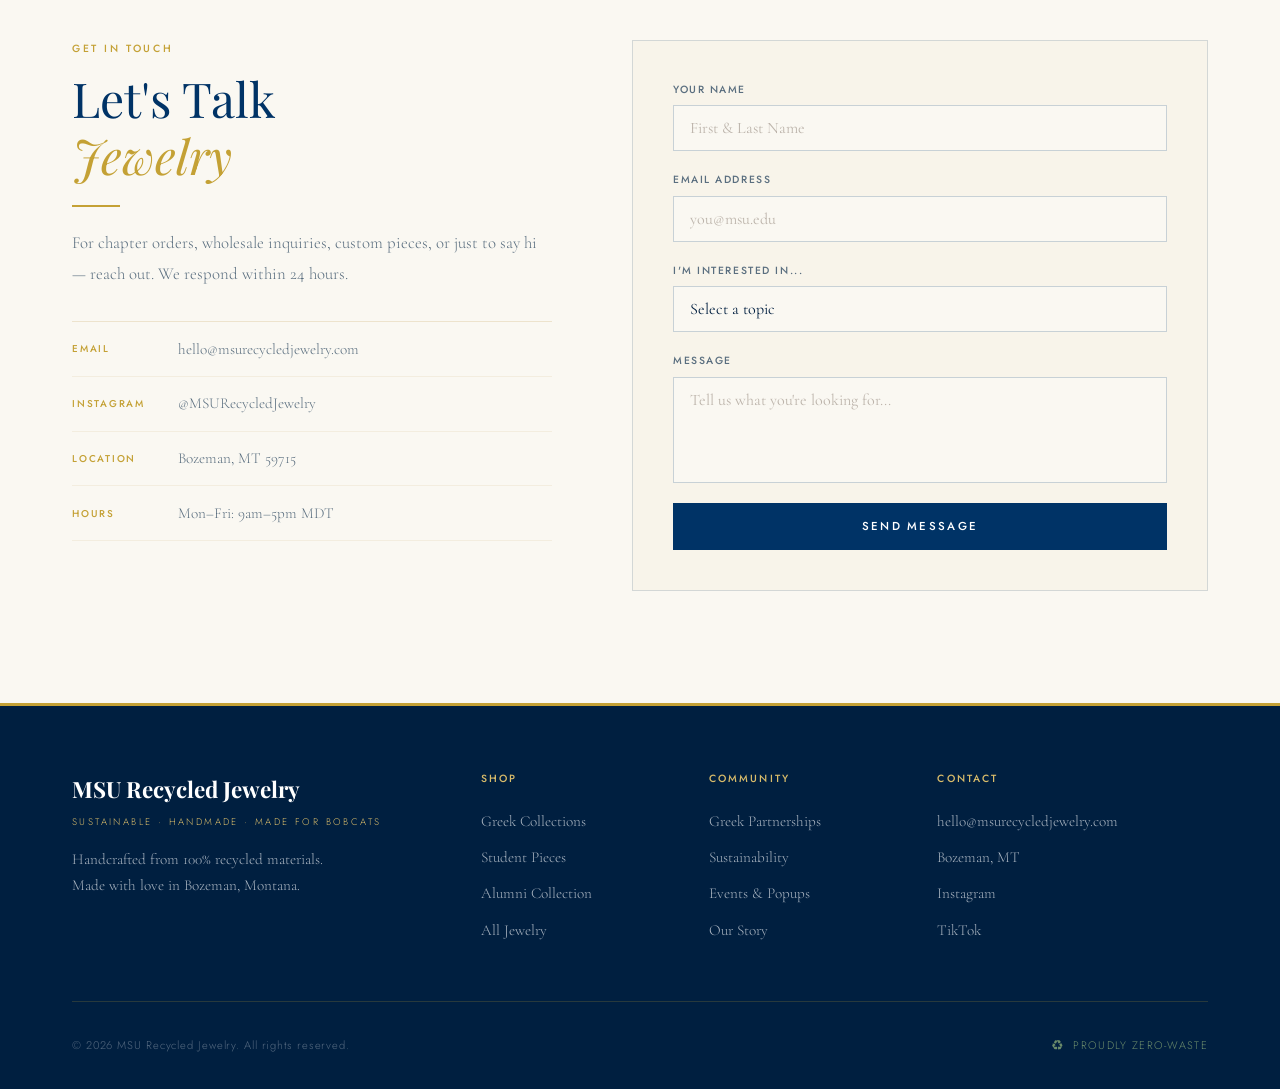
<file: html/community.html>
<!DOCTYPE html>
<html lang="en">
<head>
  <meta charset="UTF-8" />
  <meta name="viewport" content="width=device-width, initial-scale=1.0" />
  <title>Community — MSU Recycled Jewelry</title>
  <link rel="stylesheet" href="../css/reset.css" />
  <link rel="stylesheet" href="../css/global.css" />
  <link rel="stylesheet" href="../css/community.css" />
</head>
<body>

  <!-- ══════════ HEADER ══════════ -->
  <header class="site-header">
    <div class="header-inner">
      <a href="index.html" class="site-logo">
        <span class="logo-main">MSU Recycled Jewelry</span>
        <span class="logo-sub">Sustainable · Handmade · Made for Bobcats</span>
      </a>
      <nav class="site-nav" id="siteNav">
        <a href="../index.html">Home</a>
        <a href="collections.html">Collections</a>
        <a href="community.html" class="active">Community</a>
        <a href="collections.html#shop" class="nav-cta">Shop Now</a>
      </nav>
      <button class="nav-toggle" id="navToggle" aria-label="Toggle navigation">
        <span></span><span></span><span></span>
      </button>
    </div>
  </header>

  <main>

    <!-- ══════════ PAGE HERO ══════════ -->
    <section class="comm-hero">
      <div class="comm-hero-bg"></div>
      <div class="container">
        <div class="comm-hero-content fade-up">
          <span class="section-label">MSU Community</span>
          <h1 class="section-title">Built <em>With</em> You,<br>For the Planet</h1>
          <div class="divider"></div>
          <p>MSU Recycled Jewelry was born in Bozeman. We partner with Greek chapters, show up at Bobcat game days, and give back to the MSU community — one recycled piece at a time.</p>
        </div>
      </div>
    </section>


    <!-- ══════════ QUICK LINKS ══════════ -->
    <nav class="section-nav">
      <div class="container">
        <div class="section-nav-links">
          <a href="#greek">Greek Life</a>
          <a href="#sustainability">Sustainability</a>
          <a href="#events">Events &amp; Popups</a>
          <a href="#story">Our Story</a>
          <a href="#contact">Contact Us</a>
        </div>
      </div>
    </nav>


    <!-- ══════════ GREEK SECTION ══════════ -->
    <section class="comm-section" id="greek">
      <div class="container">
        <div class="comm-split">
          <div class="comm-split-text fade-up">
            <span class="section-label">Sororities &amp; Fraternities</span>
            <h2 class="section-title">Your Chapter.<br><em>Our Craft.</em></h2>
            <div class="divider"></div>
            <p>Greek organizations at MSU have found in us a sustainable gifting partner they can be proud of. We handle bulk orders with custom engraving, and we work around your chapter event calendar.</p>
            <p style="margin-top:1rem;">We've partnered with chapters across Panhellenic and IFC to provide big/little gifts, new member kits, and philanthropy fundraising pieces.</p>

            <div class="greek-perks">
              <div class="perk-row">
                <span class="perk-icon">✦</span>
                <div>
                  <strong>Bulk Pricing</strong>
                  <span>Orders of 20+ receive tiered discounts up to 35% off retail.</span>
                </div>
              </div>
              <div class="perk-row">
                <span class="perk-icon">✦</span>
                <div>
                  <strong>Custom Engraving</strong>
                  <span>Your Greek letters, a date, or a chapter motto — etched in-house.</span>
                </div>
              </div>
              <div class="perk-row">
                <span class="perk-icon">✦</span>
                <div>
                  <strong>Sustainable Packaging</strong>
                  <span>All orders ship in 100% recycled kraft boxes with seed-paper cards.</span>
                </div>
              </div>
              <div class="perk-row">
                <span class="perk-icon">✦</span>
                <div>
                  <strong>Event Popups</strong>
                  <span>We'll come to your house for recruitment or philanthropy events.</span>
                </div>
              </div>
            </div>

            <a href="#contact" class="btn btn-primary" style="margin-top:2.5rem;">Start a Chapter Order</a>
          </div>

          <div class="comm-split-aside fade-up fade-up-2">
            <div class="greek-card">
              <div class="greek-card-top">
                <span class="greek-omega">Ω</span>
                <h3>Chapter Partnership Program</h3>
              </div>
              <div class="greek-tiers">
                <div class="tier">
                  <span class="tier-label">Pledge Tier</span>
                  <span class="tier-qty">20–49 pieces</span>
                  <span class="tier-disc">15% off</span>
                </div>
                <div class="tier tier--mid">
                  <span class="tier-label">Chapter Tier</span>
                  <span class="tier-qty">50–99 pieces</span>
                  <span class="tier-disc">25% off</span>
                </div>
                <div class="tier tier--top">
                  <span class="tier-label">Legacy Tier</span>
                  <span class="tier-qty">100+ pieces</span>
                  <span class="tier-disc">35% off + Free Engraving</span>
                </div>
              </div>
              <p class="greek-card-note">All orders include free seed-paper gift cards and sustainable packaging.</p>
            </div>
          </div>
        </div>
      </div>
    </section>


    <!-- ══════════ SUSTAINABILITY ══════════ -->
    <section class="comm-section comm-section--dark" id="sustainability">
      <div class="container">
        <div class="sust-header fade-up">
          <span class="section-label" style="color:var(--clr-gold-lt)">Our Process</span>
          <h2 class="section-title" style="color:var(--clr-cream)">We Don't Mine.<br><em style="color:var(--clr-gold-lt)">We Reclaim.</em></h2>
          <div class="divider"></div>
          <p>Every piece of MSU Recycled Jewelry jewelry starts as scrap — salvaged metal that would have ended up in a landfill. We refine, cast, and polish it in our Bozeman studio using zero-emission energy.</p>
        </div>

        <div class="process-steps">
          <div class="process-step fade-up fade-up-1">
            <div class="step-num">01</div>
            <h4 class="step-title">Collect</h4>
            <p class="step-desc">We source scrap silver, brass, copper, and gold from local jewelers, electronics recyclers, and industrial partners in Michigan.</p>
          </div>
          <div class="process-arrow">→</div>
          <div class="process-step fade-up fade-up-2">
            <div class="step-num">02</div>
            <h4 class="step-title">Refine</h4>
            <p class="step-desc">Metal is sorted, cleaned, and smelted in our studio. Impurities are removed. The result is pure, beautiful raw material with zero new mining.</p>
          </div>
          <div class="process-arrow">→</div>
          <div class="process-step fade-up fade-up-3">
            <div class="step-num">03</div>
            <h4 class="step-title">Craft</h4>
            <p class="step-desc">Our student artisans cast, shape, and hand-finish each piece. Every detail is deliberate. Every piece is unique and slightly one-of-a-kind.</p>
          </div>
          <div class="process-arrow">→</div>
          <div class="process-step fade-up fade-up-4">
            <div class="step-num">04</div>
            <h4 class="step-title">Ship</h4>
            <p class="step-desc">Orders are packed in 100% recycled and compostable kraft materials. Seed-paper cards included with every order — plant them when you're done.</p>
          </div>
        </div>

        <div class="sust-stats">
          <div class="sust-stat">
            <span class="sust-num">0 lbs</span>
            <span class="sust-label">New ore mined ever</span>
          </div>
          <div class="sust-stat">
            <span class="sust-num">2,400+</span>
            <span class="sust-label">lbs metal reclaimed</span>
          </div>
          <div class="sust-stat">
            <span class="sust-num">100%</span>
            <span class="sust-label">Renewable studio energy</span>
          </div>
          <div class="sust-stat">
            <span class="sust-num">∞</span>
            <span class="sust-label">Recyclable again after use</span>
          </div>
        </div>
      </div>
    </section>


    <!-- ══════════ EVENTS ══════════ -->
    <section class="comm-section" id="events">
      <div class="container">
        <div class="events-header fade-up">
          <span class="section-label">Find Us IRL</span>
          <h2 class="section-title">Events &amp; <em>Popups</em></h2>
          <div class="divider"></div>
          <p>We love showing up in person. Catch us at MSU game days, Greek recruitment weeks, and sustainability fairs across campus. Follow our Instagram for real-time updates.</p>
        </div>

        <div class="events-grid">

          <div class="event-card upcoming fade-up fade-up-1">
            <div class="event-card-header">
              <span class="event-date">APR 26</span>
              <span class="event-badge">Upcoming</span>
            </div>
            <h3 class="event-name">Bobcat Spring Game Popup</h3>
            <p class="event-detail">📍 Bobcat Stadium South Lot · 9am–2pm</p>
            <p class="event-desc">Join us at the Spring Game for our biggest outdoor popup of the semester. Student discount valid all day with .edu email.</p>
          </div>

          <div class="event-card fade-up fade-up-2">
            <div class="event-card-header">
              <span class="event-date">MAY 3</span>
              <span class="event-badge">Upcoming</span>
            </div>
            <h3 class="event-name">MSU Farmers Market</h3>
            <p class="event-detail">📍 Bozeman Farmers Market · 8am–2pm</p>
            <p class="event-desc">Shop our full lineup of recycled jewelry alongside local vendors. Bring a friend and get 10% off your combined order.</p>
          </div>

          <div class="event-card fade-up fade-up-3">
            <div class="event-card-header">
              <span class="event-date">MAY 10</span>
              <span class="event-badge">Chapters</span>
            </div>
            <h3 class="event-name">Greek Recruitment Pickup</h3>
            <p class="event-detail">📍 Panhellenic House · By Appointment</p>
            <p class="event-desc">Bulk orders for spring recruitment will be fulfilled this week. Contact us to schedule your chapter's pickup time.</p>
          </div>

          <div class="event-card fade-up fade-up-4">
            <div class="event-card-header">
              <span class="event-date">MAY 17</span>
              <span class="event-badge event-badge--alumni">Alumni</span>
            </div>
            <h3 class="event-name">Homecoming Pre-Event</h3>
            <p class="event-detail">📍 Alumni Association Building · 5pm–8pm</p>
            <p class="event-desc">A curated preview of our new Alumni Collection. Alumni gift sets available for purchase with personalized engraving on-site.</p>
          </div>

        </div>

        <div class="events-signup fade-up">
          <div class="events-signup-text">
            <h3>Never miss a popup</h3>
            <p>Follow <strong>@MSURecycledJewelry</strong> on Instagram or sign up for our email list for event announcements and early access drops.</p>
          </div>
          <div class="events-signup-actions">
            <a href="#" class="btn btn-primary">Follow on Instagram</a>
            <a href="#contact" class="btn btn-outline">Email List</a>
          </div>
        </div>
      </div>
    </section>


    <!-- ══════════ OUR STORY ══════════ -->
    <section class="comm-section comm-section--cream" id="story">
      <div class="container">
        <div class="story-inner">
          <div class="story-text fade-up">
            <span class="section-label">Our Story</span>
            <h2 class="section-title">Started in a<br><em>Dorm Room</em></h2>
            <div class="divider"></div>
            <p>MSU Recycled Jewelry started when a pair of MSU students realized two things: the campus bookstore was overcharging for school-spirit jewelry, and most of that jewelry came from environmentally destructive supply chains.</p>
            <p style="margin-top:1.25rem;">So they started melting scrap metal in a shared studio space and making their own. What began as a side project for Greek life became a small, growing brand beloved by students, Greek chapters, and alumni alike.</p>
            <p style="margin-top:1.25rem;">Today we operate a zero-waste studio, work with five campus chapters, and have sold to Bobcats in 22 states. We're still small, still student-run, and still deeply committed to the MSU community and the planet.</p>
          </div>
          <div class="story-aside fade-up fade-up-2">
            <div class="story-quote">
              <span class="quote-mark">"</span>
              <p>We believe sustainability and school spirit aren't opposites — they're two sides of the same Bobcat coin.</p>
              <span class="quote-author">— Founders, MSU Recycled Jewelry</span>
            </div>
            <div class="story-tags">
              <span class="tag">Student-Founded</span>
              <span class="tag">MSU Proud</span>
              <span class="tag">Zero-Waste Studio</span>
              <span class="tag">Bozeman, MT</span>
            </div>
          </div>
        </div>
      </div>
    </section>


    <!-- ══════════ CONTACT ══════════ -->
    <section class="comm-section" id="contact">
      <div class="container">
        <div class="contact-inner">
          <div class="contact-info fade-up">
            <span class="section-label">Get In Touch</span>
            <h2 class="section-title">Let's Talk<br><em>Jewelry</em></h2>
            <div class="divider"></div>
            <p>For chapter orders, wholesale inquiries, custom pieces, or just to say hi — reach out. We respond within 24 hours.</p>
            <div class="contact-details">
              <div class="contact-row">
                <span class="contact-label">Email</span>
                <span>hello@msurecycledjewelry.com</span>
              </div>
              <div class="contact-row">
                <span class="contact-label">Instagram</span>
                <span>@MSURecycledJewelry</span>
              </div>
              <div class="contact-row">
                <span class="contact-label">Location</span>
                <span>Bozeman, MT 59715</span>
              </div>
              <div class="contact-row">
                <span class="contact-label">Hours</span>
                <span>Mon–Fri: 9am–5pm MDT</span>
              </div>
            </div>
          </div>

          <div class="contact-form-wrap fade-up fade-up-2">
            <form class="contact-form" onsubmit="handleFormSubmit(event)">
              <div class="form-group">
                <label for="name">Your Name</label>
                <input type="text" id="name" placeholder="First &amp; Last Name" />
              </div>
              <div class="form-group">
                <label for="email">Email Address</label>
                <input type="email" id="email" placeholder="you@msu.edu" />
              </div>
              <div class="form-group">
                <label for="type">I'm interested in...</label>
                <select id="type">
                  <option value="">Select a topic</option>
                  <option value="greek">Greek / Bulk Order</option>
                  <option value="student">Student Purchase</option>
                  <option value="alumni">Alumni Collection</option>
                  <option value="custom">Custom Piece</option>
                  <option value="other">Something Else</option>
                </select>
              </div>
              <div class="form-group">
                <label for="message">Message</label>
                <textarea id="message" rows="4" placeholder="Tell us what you're looking for..."></textarea>
              </div>
              <button type="submit" class="btn btn-primary" style="width:100%;">Send Message</button>
              <div id="form-success" class="form-success" style="display:none;">
                ✓ Message sent! We'll be in touch within 24 hours.
              </div>
            </form>
          </div>
        </div>
      </div>
    </section>

  </main>


  <!-- ══════════ FOOTER ══════════ -->
  <footer class="site-footer">
    <div class="footer-inner">
      <div class="footer-grid">
        <div class="footer-brand">
          <span class="logo-main">MSU Recycled Jewelry</span>
          <span class="logo-sub">Sustainable · Handmade · Made for Bobcats</span>
          <p>Handcrafted from 100% recycled materials. Made with love in Bozeman, Montana.</p>
        </div>
        <div class="footer-col">
          <h4>Shop</h4>
          <a href="collections.html#greek">Greek Collections</a>
          <a href="collections.html#students">Student Pieces</a>
          <a href="collections.html#alumni">Alumni Collection</a>
          <a href="collections.html">All Jewelry</a>
        </div>
        <div class="footer-col">
          <h4>Community</h4>
          <a href="community.html#greek">Greek Partnerships</a>
          <a href="community.html#sustainability">Sustainability</a>
          <a href="community.html#events">Events &amp; Popups</a>
          <a href="community.html">Our Story</a>
        </div>
        <div class="footer-col">
          <h4>Contact</h4>
          <p>hello@msurecycledjewelry.com</p>
          <p>Bozeman, MT</p>
          <a href="#">Instagram</a>
          <a href="#">TikTok</a>
        </div>
      </div>
      <div class="footer-bottom">
        <p>© 2026 MSU Recycled Jewelry. All rights reserved.</p>
        <span class="eco-badge">Proudly Zero-Waste</span>
      </div>
    </div>
  </footer>

  <script>
    // Nav toggle
    const toggle = document.getElementById('navToggle');
    const nav = document.getElementById('siteNav');
    toggle.addEventListener('click', () => nav.classList.toggle('open'));

    // Form submit
    function handleFormSubmit(e) {
      e.preventDefault();
      document.getElementById('form-success').style.display = 'block';
      e.target.reset();
    }
  </script>
</body>
</html>
</file>
<file: css/global.css>
/* ============================================
   GLOBAL.CSS — MSU Recycled Jewelry
   Montana State University Bozeman aesthetic:
   Navy, gold, mountain spirit, sustainable.
   ============================================ */

@import url('https://fonts.googleapis.com/css2?family=Playfair+Display:ital,wght@0,400;0,500;0,700;1,400;1,500&family=Cormorant+Garamond:ital,wght@0,300;0,400;0,600;1,300;1,400&family=Jost:wght@300;400;500&display=swap');

/* ── CSS Variables ── */
:root {
  --clr-navy:      #003366;
  --clr-navy-dark: #001f40;
  --clr-navy-mid:  #004080;
  --clr-gold:      #c4a135;
  --clr-gold-lt:   #d9bc6a;
  --clr-gold-pale: #f0e4b0;
  --clr-cream:     #f8f4ea;
  --clr-linen:     #faf8f2;
  --clr-silver:    #a8b4c0;
  --clr-sage:      #6b8c6b;
  --clr-mountain:  #4a6741;

  /* Compat aliases */
  --clr-stone:     #001f40;
  --clr-bark:      #003366;
  --clr-clay:      #5a6e7f;
  --clr-sand:      #c4a135;
  --clr-moss:      #4a6741;
  --clr-gold-lt:   #d9bc6a;

  --font-display:  'Playfair Display', Georgia, serif;
  --font-body:     'Cormorant Garamond', Georgia, serif;
  --font-ui:       'Jost', sans-serif;

  --max-w:         1200px;
  --header-h:      80px;
  --transition:    0.35s cubic-bezier(0.4, 0, 0.2, 1);
  --radius:        2px;
  --shadow-sm:     0 2px 12px rgba(0,51,102,0.1);
  --shadow-md:     0 6px 30px rgba(0,51,102,0.16);
  --shadow-lg:     0 16px 60px rgba(0,51,102,0.22);
}

*, *::before, *::after { box-sizing: border-box; margin: 0; padding: 0; }

html { scroll-behavior: smooth; font-size: 16px; }

body {
  background-color: var(--clr-linen);
  color: var(--clr-navy-dark);
  font-family: var(--font-body);
  font-weight: 300;
  font-size: 1.1rem;
  line-height: 1.75;
  min-height: 100vh;
  display: flex;
  flex-direction: column;
  overflow-x: hidden;
}

img { display: block; max-width: 100%; height: auto; }
a  { color: inherit; text-decoration: none; }
ul { list-style: none; }

::-webkit-scrollbar { width: 6px; }
::-webkit-scrollbar-track { background: var(--clr-cream); }
::-webkit-scrollbar-thumb { background: var(--clr-gold); border-radius: 3px; }
::selection { background: var(--clr-gold-pale); color: var(--clr-navy); }

/* =============================================
   SITE HEADER
   ============================================= */
.site-header {
  position: sticky;
  top: 0;
  z-index: 100;
  height: var(--header-h);
  background: rgba(0, 51, 102, 0.97);
  backdrop-filter: blur(12px);
  -webkit-backdrop-filter: blur(12px);
  border-bottom: 2px solid var(--clr-gold);
  display: flex;
  align-items: center;
}

.header-inner {
  width: 100%;
  max-width: var(--max-w);
  margin: 0 auto;
  padding: 0 2rem;
  display: flex;
  align-items: center;
  justify-content: space-between;
}

.site-logo { display: flex; flex-direction: column; line-height: 1; }

.site-logo .logo-main {
  font-family: var(--font-display);
  font-size: 1.45rem;
  font-weight: 700;
  letter-spacing: 0.02em;
  color: #ffffff;
}

.site-logo .logo-sub {
  font-family: var(--font-ui);
  font-size: 0.6rem;
  font-weight: 300;
  letter-spacing: 0.25em;
  text-transform: uppercase;
  color: var(--clr-gold-lt);
}

.logo-sub {
  margin-top: 5px;
}

.site-nav { display: flex; align-items: center; gap: 2.5rem; }

.site-nav a {
  font-family: var(--font-ui);
  font-size: 0.78rem;
  font-weight: 400;
  letter-spacing: 0.15em;
  text-transform: uppercase;
  color: rgba(255,255,255,0.85);
  position: relative;
  padding-bottom: 3px;
  transition: color var(--transition);
}

.site-nav a::after {
  content: '';
  position: absolute;
  bottom: 0; left: 0;
  width: 0; height: 1.5px;
  background: var(--clr-gold);
  transition: width var(--transition);
}

.site-nav a:hover, .site-nav a.active { color: var(--clr-gold-lt); }
.site-nav a:hover::after, .site-nav a.active::after { width: 100%; }

.nav-cta {
  font-family: var(--font-ui) !important;
  font-size: 0.72rem !important;
  letter-spacing: 0.18em !important;
  text-transform: uppercase !important;
  color: var(--clr-navy) !important;
  background: var(--clr-gold) !important;
  padding: 0.55rem 1.4rem !important;
  border: 1px solid var(--clr-gold) !important;
  transition: background var(--transition), color var(--transition) !important;
  font-weight: 500 !important;
}

.nav-cta::after { display: none !important; }

.nav-cta:hover {
  background: var(--clr-gold-lt) !important;
  border-color: var(--clr-gold-lt) !important;
  color: var(--clr-navy) !important;
}

.nav-toggle {
  display: none;
  flex-direction: column;
  gap: 5px;
  cursor: pointer;
  background: none;
  border: none;
  padding: 4px;
}
.nav-toggle span { display: block; width: 24px; height: 1.5px; background: #ffffff; transition: transform var(--transition); }

/* =============================================
   SITE FOOTER
   ============================================= */
.site-footer {
  margin-top: auto;
  background: var(--clr-navy-dark);
  color: var(--clr-silver);
  padding: 4rem 0 2rem;
  border-top: 3px solid var(--clr-gold);
}

.footer-inner { max-width: var(--max-w); margin: 0 auto; padding: 0 2rem; }

.footer-grid {
  display: grid;
  grid-template-columns: 2fr 1fr 1fr 1.5fr;
  gap: 3rem;
  padding-bottom: 3rem;
  border-bottom: 1px solid rgba(196,161,53,0.2);
  margin-bottom: 2rem;
}

.footer-brand .logo-main {
  font-family: var(--font-display);
  font-size: 1.4rem;
  font-weight: 700;
  color: #ffffff;
  display: block;
  margin-bottom: 0.25rem;
}

.footer-brand .logo-sub {
  font-family: var(--font-ui);
  font-size: 0.6rem;
  letter-spacing: 0.25em;
  text-transform: uppercase;
  color: var(--clr-gold-lt);
  display: block;
  margin-bottom: 1rem;
}

.footer-brand p { font-family: var(--font-body); font-size: 0.95rem; line-height: 1.7; color: var(--clr-silver); max-width: 260px; }

.footer-col h4 {
  font-family: var(--font-ui);
  font-size: 0.65rem;
  font-weight: 500;
  letter-spacing: 0.2em;
  text-transform: uppercase;
  color: var(--clr-gold-lt);
  margin-bottom: 1.25rem;
}

.footer-col a, .footer-col p { display: block; font-family: var(--font-body); font-size: 0.95rem; color: var(--clr-silver); margin-bottom: 0.6rem; transition: color var(--transition); }
.footer-col a:hover { color: var(--clr-gold-lt); }

.footer-bottom { display: flex; align-items: center; justify-content: space-between; flex-wrap: wrap; gap: 1rem; }
.footer-bottom p { font-family: var(--font-ui); font-size: 0.7rem; letter-spacing: 0.08em; color: rgba(168,180,192,0.5); }
.footer-bottom .eco-badge { display: flex; align-items: center; gap: 0.5rem; font-family: var(--font-ui); font-size: 0.68rem; letter-spacing: 0.12em; text-transform: uppercase; color: var(--clr-sage); }
.footer-bottom .eco-badge::before { content: '♻'; font-size: 0.85rem; }

/* =============================================
   SHARED UTILITIES
   ============================================= */
.container { max-width: var(--max-w); margin: 0 auto; padding: 0 2rem; }

.btn {
  display: inline-block;
  font-family: var(--font-ui);
  font-size: 0.72rem;
  font-weight: 500;
  letter-spacing: 0.2em;
  text-transform: uppercase;
  padding: 0.9rem 2.2rem;
  border: 1px solid transparent;
  cursor: pointer;
  transition: all var(--transition);
  text-align: center;
}

.btn-primary { background: var(--clr-navy); color: #ffffff; border-color: var(--clr-navy); }
.btn-primary:hover { background: var(--clr-gold); border-color: var(--clr-gold); color: var(--clr-navy); }

.btn-outline { background: transparent; color: var(--clr-navy); border-color: var(--clr-navy); }
.btn-outline:hover { background: var(--clr-navy); color: #ffffff; border-color: var(--clr-navy); }

.btn-light { background: #ffffff; color: var(--clr-navy); border-color: #ffffff; }
.btn-light:hover { background: var(--clr-gold); color: var(--clr-navy); border-color: var(--clr-gold); }

.section-label {
  font-family: var(--font-ui);
  font-size: 0.65rem;
  font-weight: 500;
  letter-spacing: 0.25em;
  text-transform: uppercase;
  color: var(--clr-gold);
  display: block;
  margin-bottom: 0.75rem;
}

.section-title {
  font-family: var(--font-display);
  font-size: clamp(2rem, 4vw, 3rem);
  font-weight: 400;
  line-height: 1.2;
  color: var(--clr-navy);
}

.section-title em { font-style: italic; color: var(--clr-gold); }

.divider { width: 48px; height: 2px; background: var(--clr-gold); margin: 1.25rem 0; }

.tag {
  display: inline-block;
  font-family: var(--font-ui);
  font-size: 0.62rem;
  font-weight: 500;
  letter-spacing: 0.15em;
  text-transform: uppercase;
  padding: 0.3rem 0.75rem;
  background: rgba(0,51,102,0.08);
  color: var(--clr-navy-mid);
  border: 1px solid rgba(0,51,102,0.25);
}

@keyframes fadeUp {
  from { opacity: 0; transform: translateY(24px); }
  to   { opacity: 1; transform: translateY(0); }
}

.fade-up { animation: fadeUp 0.8s var(--transition) both; }
.fade-up-1 { animation-delay: 0.1s; }
.fade-up-2 { animation-delay: 0.25s; }
.fade-up-3 { animation-delay: 0.4s; }
.fade-up-4 { animation-delay: 0.55s; }

@media (max-width: 900px) { .footer-grid { grid-template-columns: 1fr 1fr; gap: 2rem; } }

@media (max-width: 640px) {
  .site-nav {
    display: none;
    position: fixed;
    top: var(--header-h);
    left: 0; right: 0;
    background: var(--clr-navy);
    flex-direction: column;
    align-items: flex-start;
    padding: 2rem;
    gap: 1.5rem;
    border-bottom: 2px solid var(--clr-gold);
    box-shadow: var(--shadow-md);
  }
  .site-nav.open { display: flex; }
  .nav-toggle { display: flex; }
  .footer-grid { grid-template-columns: 1fr; gap: 2rem; }
  .footer-bottom { flex-direction: column; text-align: center; }
}
</file>
<file: css/index.css>
/* ============================================
   INDEX.CSS — MSU Recycled Jewelry Homepage
   Navy & gold Bobcat color scheme
   ============================================ */


/* ── HERO ── */

.hero {
  min-height: calc(100vh - var(--header-h));
  display: grid;
  grid-template-columns: 1fr 1fr;
  align-items: center;
  position: relative;
  overflow: hidden;
  background: linear-gradient(135deg, var(--clr-linen) 45%, var(--clr-cream) 100%);
  padding: 5rem 2rem;
  max-width: var(--max-w);
  margin: 0 auto;
  gap: 3rem;
}

.hero-texture {
  position: absolute;
  inset: 0;
  background-image:
    radial-gradient(circle at 20% 80%, rgba(0,51,102,0.06) 0%, transparent 50%),
    radial-gradient(circle at 80% 20%, rgba(196,161,53,0.08) 0%, transparent 50%);
  pointer-events: none;
}

.hero-content { position: relative; z-index: 2; }

.hero-title {
  font-family: var(--font-display);
  font-size: clamp(2.8rem, 5.5vw, 5rem);
  font-weight: 400;
  line-height: 1.1;
  color: var(--clr-navy);
  margin-bottom: 1.5rem;
}

.hero-title em {
  font-style: italic;
  color: var(--clr-gold);
}

.hero-desc {
  font-family: var(--font-body);
  font-size: 1.15rem;
  font-weight: 300;
  line-height: 1.8;
  color: var(--clr-clay);
  max-width: 460px;
  margin-bottom: 2.5rem;
}

.hero-actions { display: flex; gap: 1rem; flex-wrap: wrap; }

/* Hero Visual — MSU navy/gold ring sculpture */
.hero-visual {
  position: relative;
  display: flex;
  align-items: center;
  justify-content: center;
  height: 480px;
}

.hero-ring {
  position: absolute;
  border-radius: 50%;
  border: 1.5px solid;
  animation: slowSpin linear infinite;
}

.hero-ring--lg {
  width: 380px; height: 380px;
  border-color: rgba(196,161,53,0.25);
  animation-duration: 40s;
}

.hero-ring--md {
  width: 260px; height: 260px;
  border-color: rgba(0,51,102,0.3);
  animation-duration: 28s;
  animation-direction: reverse;
}

.hero-ring--sm {
  width: 150px; height: 150px;
  border-color: rgba(196,161,53,0.55);
  animation-duration: 16s;
}

@keyframes slowSpin { to { transform: rotate(360deg); } }

.hero-badge {
  position: relative;
  z-index: 2;
  width: 115px; height: 115px;
  border-radius: 50%;
  background: var(--clr-navy);
  display: flex;
  flex-direction: column;
  align-items: center;
  justify-content: center;
  box-shadow: 0 0 0 8px rgba(0,51,102,0.1), var(--shadow-md);
  text-align: center;
}

.badge-num {
  font-family: var(--font-display);
  font-size: 1.5rem;
  font-weight: 700;
  color: var(--clr-gold-lt);
  line-height: 1;
}

.badge-text {
  font-family: var(--font-ui);
  font-size: 0.55rem;
  font-weight: 400;
  letter-spacing: 0.12em;
  text-transform: uppercase;
  color: rgba(255,255,255,0.8);
  margin-top: 3px;
  line-height: 1.4;
}


/* ── VALUES STRIP ── */

.values-strip {
  background: var(--clr-navy);
  border-top: 1px solid rgba(196,161,53,0.3);
  border-bottom: 1px solid rgba(196,161,53,0.3);
  padding: 1.5rem 0;
}

.values-grid {
  display: flex;
  align-items: center;
  justify-content: space-between;
  flex-wrap: wrap;
  gap: 1rem;
}

.value-item {
  display: flex;
  align-items: center;
  gap: 0.6rem;
  font-family: var(--font-ui);
  font-size: 0.72rem;
  font-weight: 400;
  letter-spacing: 0.12em;
  text-transform: uppercase;
  color: rgba(255,255,255,0.9);
}


/* ── AUDIENCES ── */

.audiences { padding: 7rem 0; }

.audiences-header { text-align: center; max-width: 580px; margin: 0 auto 4rem; }
.audiences-header .divider { margin: 1.25rem auto; }

.audiences-intro {
  font-family: var(--font-body);
  font-size: 1.1rem;
  line-height: 1.8;
  color: var(--clr-clay);
}

.audience-cards {
  display: grid;
  grid-template-columns: repeat(3, 1fr);
  gap: 2rem;
}

.aud-card {
  background: var(--clr-cream);
  padding: 2.5rem 2rem;
  position: relative;
  border: 1px solid rgba(0,51,102,0.12);
  transition: transform var(--transition), box-shadow var(--transition);
}

.aud-card--featured {
  background: #ffffff;
  transform: translateY(-16px);
  box-shadow: var(--shadow-md);
  border-color: rgba(196,161,53,0.4);
}

.aud-card:hover { transform: translateY(-8px); box-shadow: var(--shadow-md); }
.aud-card--featured:hover { transform: translateY(-20px); box-shadow: var(--shadow-lg); }

.aud-card__accent { position: absolute; top: 0; left: 0; right: 0; height: 3px; }

.aud-card__top { display: flex; align-items: center; gap: 0.75rem; margin-bottom: 1.5rem; }

.aud-icon { font-size: 1.5rem; color: var(--clr-navy); }

.aud-card__title {
  font-family: var(--font-display);
  font-size: 1.5rem;
  font-weight: 400;
  line-height: 1.25;
  color: var(--clr-navy);
  margin-bottom: 1rem;
}

.aud-card__body {
  font-family: var(--font-body);
  font-size: 1rem;
  line-height: 1.7;
  color: var(--clr-clay);
  margin-bottom: 1.25rem;
}

.aud-card__perks { margin-bottom: 1.75rem; }

.aud-card__perks li {
  font-family: var(--font-ui);
  font-size: 0.75rem;
  letter-spacing: 0.05em;
  color: var(--clr-mountain);
  margin-bottom: 0.4rem;
}


/* ── FEATURED ── */

.featured {
  background: var(--clr-navy-dark);
  padding: 7rem 0;
}

.featured .section-label { color: var(--clr-gold-lt); }
.featured .section-title { color: var(--clr-cream); }
.featured .section-title em { color: var(--clr-gold-lt); }
.featured .divider { background: var(--clr-gold); }

.featured-header { margin-bottom: 3.5rem; }

.product-grid {
  display: grid;
  grid-template-columns: repeat(3, 1fr);
  gap: 1.5rem;
}

.product-card { background: var(--clr-navy-mid); overflow: hidden; transition: transform var(--transition); }
.product-card:hover { transform: translateY(-6px); }

.product-img {
  height: 260px;
  position: relative;
  display: flex;
  align-items: flex-end;
  padding: 1rem;
}

/* Navy + gold MSU-themed product images */
.product-img--1 {
  background: radial-gradient(ellipse at 60% 40%, rgba(196,161,53,0.35) 0%, transparent 70%),
    linear-gradient(145deg, #001f40, #003366);
}

.product-img--2 {
  background: radial-gradient(ellipse at 40% 60%, rgba(196,161,53,0.25) 0%, transparent 70%),
    linear-gradient(145deg, #002855, #004080);
}

.product-img--3 {
  background: radial-gradient(ellipse at 50% 50%, rgba(74,103,65,0.35) 0%, transparent 70%),
    linear-gradient(145deg, #001f3a, #003355);
}

.product-material {
  font-family: var(--font-ui);
  font-size: 0.6rem;
  font-weight: 400;
  letter-spacing: 0.15em;
  text-transform: uppercase;
  color: var(--clr-gold-lt);
  background: rgba(0,0,0,0.35);
  padding: 0.3rem 0.7rem;
  backdrop-filter: blur(4px);
}

.product-info { padding: 1.25rem 1.5rem 1.5rem; }

.product-cat {
  font-family: var(--font-ui);
  font-size: 0.6rem;
  letter-spacing: 0.15em;
  text-transform: uppercase;
  color: rgba(255,255,255,0.5);
  display: block;
  margin-bottom: 0.35rem;
}

.product-name {
  font-family: var(--font-display);
  font-size: 1.15rem;
  font-weight: 400;
  color: #ffffff;
  margin-bottom: 0.4rem;
}

.product-price {
  font-family: var(--font-ui);
  font-size: 0.85rem;
  color: var(--clr-gold-lt);
  letter-spacing: 0.05em;
}

.featured-cta { text-align: center; margin-top: 3rem; }
.featured-cta .btn-primary { background: var(--clr-gold); color: var(--clr-navy); border-color: var(--clr-gold); }
.featured-cta .btn-primary:hover { background: var(--clr-gold-lt); border-color: var(--clr-gold-lt); }


/* ── PROMISE SECTION ── */

.promise { background: var(--clr-cream); padding: 0; }

.promise-inner {
  max-width: var(--max-w);
  margin: 0 auto;
  padding: 7rem 2rem;
  display: grid;
  grid-template-columns: 1.2fr 1fr;
  gap: 5rem;
  align-items: center;
}

.promise-text p {
  font-size: 1.05rem;
  line-height: 1.85;
  color: var(--clr-clay);
  max-width: 480px;
}

.promise-stats {
  display: grid;
  grid-template-columns: 1fr 1fr;
  gap: 1.5rem;
}

.stat {
  background: var(--clr-linen);
  border: 1px solid rgba(0,51,102,0.15);
  border-top: 3px solid var(--clr-gold);
  padding: 2rem 1.5rem;
  text-align: center;
  transition: box-shadow var(--transition);
}

.stat:hover { box-shadow: var(--shadow-sm); }

.stat-num {
  display: block;
  font-family: var(--font-display);
  font-size: 2.2rem;
  font-weight: 700;
  color: var(--clr-navy);
  line-height: 1;
  margin-bottom: 0.5rem;
}

.stat-label {
  font-family: var(--font-ui);
  font-size: 0.65rem;
  font-weight: 400;
  letter-spacing: 0.18em;
  text-transform: uppercase;
  color: var(--clr-clay);
}


/* ── SOCIAL CTA ── */

.social-cta {
  padding: 6rem 0;
  text-align: center;
  background: var(--clr-navy);
}

.social-cta .section-label { color: var(--clr-gold-lt); }
.social-cta .section-title { color: #ffffff; }
.social-cta .section-title em { color: var(--clr-gold-lt); }

.social-cta p {
  font-family: var(--font-body);
  font-size: 1.1rem;
  color: rgba(255,255,255,0.75);
  margin-top: 1rem;
  max-width: 440px;
  margin-left: auto;
  margin-right: auto;
  line-height: 1.8;
}

.social-cta .btn-primary {
  background: var(--clr-gold);
  border-color: var(--clr-gold);
  color: var(--clr-navy);
}
.social-cta .btn-primary:hover {
  background: var(--clr-gold-lt);
  border-color: var(--clr-gold-lt);
}


/* ── RESPONSIVE ── */

@media (max-width: 960px) {
  .hero { grid-template-columns: 1fr; min-height: auto; padding: 4rem 2rem; }
  .hero-visual { height: 300px; }
  .hero-ring--lg { width: 260px; height: 260px; }
  .hero-ring--md { width: 180px; height: 180px; }
  .hero-ring--sm { width: 100px; height: 100px; }
  .audience-cards { grid-template-columns: 1fr; gap: 1.5rem; }
  .aud-card--featured { transform: none; }
  .product-grid { grid-template-columns: 1fr 1fr; }
  .promise-inner { grid-template-columns: 1fr; gap: 3rem; }
}

@media (max-width: 640px) {
  .values-grid { justify-content: center; gap: 1.5rem 2rem; }
  .product-grid { grid-template-columns: 1fr; }
  .promise-stats { grid-template-columns: 1fr 1fr; }
  .hero-actions { flex-direction: column; }
  .hero-actions .btn { text-align: center; }
}
</file>
<file: css/collections.css>
/* ============================================
   COLLECTIONS.CSS — Collections page styles
   ============================================ */


/* ── PAGE HERO ── */

.page-hero {
  position: relative;
  background: linear-gradient(135deg, var(--clr-cream) 0%, var(--clr-linen) 100%);
  padding: 6rem 2rem 5rem;
  text-align: center;
  overflow: hidden;
  border-bottom: 1px solid rgba(184,147,62,0.15);
}

.page-hero-content {
  position: relative;
  z-index: 2;
  max-width: 600px;
  margin: 0 auto;
}

.page-hero-content .section-title {
  font-size: clamp(2.5rem, 5vw, 4rem);
}

.page-hero-content p {
  font-family: var(--font-body);
  font-size: 1.1rem;
  line-height: 1.8;
  color: var(--clr-clay);
  max-width: 480px;
  margin: 1rem auto 0;
}

.page-hero-content .divider { margin: 1.25rem auto; }

/* Floating orbs background */
.page-hero-orbs { position: absolute; inset: 0; pointer-events: none; }

.orb {
  position: absolute;
  border-radius: 50%;
  opacity: 0.12;
}

.orb--1 {
  width: 350px; height: 350px;
  background: radial-gradient(circle, var(--clr-gold) 0%, transparent 70%);
  top: -100px; right: -80px;
  animation: orbFloat 12s ease-in-out infinite;
}

.orb--2 {
  width: 200px; height: 200px;
  background: radial-gradient(circle, var(--clr-clay) 0%, transparent 70%);
  bottom: -50px; left: 10%;
  animation: orbFloat 16s ease-in-out infinite reverse;
}

.orb--3 {
  width: 120px; height: 120px;
  background: radial-gradient(circle, var(--clr-sage) 0%, transparent 70%);
  top: 40%; left: 5%;
  animation: orbFloat 10s ease-in-out infinite;
}

@keyframes orbFloat {
  0%, 100% { transform: translateY(0) scale(1); }
  50%       { transform: translateY(-20px) scale(1.05); }
}


/* ── FILTER BAR ── */

.filter-bar {
  position: sticky;
  top: var(--header-h);
  z-index: 50;
  background: rgba(250,246,240,0.95);
  backdrop-filter: blur(10px);
  border-bottom: 1px solid rgba(184,147,62,0.15);
  padding: 0.85rem 0;
}

.filter-tabs {
  display: flex;
  gap: 0.5rem;
  flex-wrap: wrap;
}

.filter-tab {
  font-family: var(--font-ui);
  font-size: 0.72rem;
  font-weight: 400;
  letter-spacing: 0.15em;
  text-transform: uppercase;
  padding: 0.55rem 1.4rem;
  border: 1px solid rgba(184,147,62,0.3);
  background: transparent;
  color: var(--clr-clay);
  cursor: pointer;
  transition: all var(--transition);
}

.filter-tab:hover {
  background: var(--clr-cream);
  color: var(--clr-bark);
}

.filter-tab.active {
  background: var(--clr-bark);
  color: var(--clr-cream);
  border-color: var(--clr-bark);
}


/* ── COLLECTION SECTION ── */

.collection-section {
  padding: 6rem 0;
  background: var(--clr-linen);
}

.collection-section--alt {
  background: var(--clr-cream);
}

.coll-header {
  display: flex;
  align-items: flex-start;
  justify-content: space-between;
  gap: 2rem;
  margin-bottom: 3.5rem;
  flex-wrap: wrap;
}

.coll-header-text p {
  font-family: var(--font-body);
  font-size: 1.05rem;
  line-height: 1.8;
  color: var(--clr-clay);
  max-width: 520px;
  margin-top: 1rem;
}

/* Badge on right side of header */
.coll-bulk-badge {
  flex-shrink: 0;
  width: 120px; height: 120px;
  border-radius: 50%;
  background: var(--clr-bark);
  display: flex;
  flex-direction: column;
  align-items: center;
  justify-content: center;
  text-align: center;
  box-shadow: var(--shadow-md);
  padding: 1rem;
}

.bulk-num {
  font-family: var(--font-display);
  font-size: 1.6rem;
  font-weight: 700;
  color: var(--clr-gold-lt);
  line-height: 1;
}

.bulk-text {
  font-family: var(--font-ui);
  font-size: 0.55rem;
  font-weight: 400;
  letter-spacing: 0.08em;
  text-transform: uppercase;
  color: var(--clr-sand);
  margin-top: 4px;
  line-height: 1.4;
}


/* ── JEWELRY GRID ── */

.jewelry-grid {
  display: grid;
  grid-template-columns: repeat(4, 1fr);
  gap: 1.5rem;
  margin-bottom: 3rem;
}

.jewelry-card {
  background: var(--clr-linen);
  border: 1px solid rgba(184,147,62,0.1);
  overflow: hidden;
  transition: transform var(--transition), box-shadow var(--transition);
}

.collection-section--alt .jewelry-card {
  background: var(--clr-linen);
}

.jewelry-card:hover {
  transform: translateY(-6px);
  box-shadow: var(--shadow-md);
}

/* Image placeholder with gradient art */
.jewelry-img {
  height: 220px;
  position: relative;
  overflow: hidden;
}

.jewelry-img::before {
  content: '';
  position: absolute;
  inset: 0;
  z-index: 1;
}

.jimg--1  { background: linear-gradient(135deg, #001f40 0%, #003366 50%, #004080 100%); }
.jimg--2  { background: linear-gradient(135deg, #001828 0%, #002a4a 50%, #003a5c 100%); }
.jimg--3  { background: linear-gradient(135deg, #00203a 0%, #002f55 50%, #004070 100%); }
.jimg--4  { background: linear-gradient(135deg, #001a35 0%, #002a48 50%, #003a58 100%); }
.jimg--5  { background: linear-gradient(135deg, #001a30 0%, #00284a 50%, #003d45 100%); }
.jimg--6  { background: linear-gradient(135deg, #001520 0%, #001e30 50%, #002840 100%); }
.jimg--7  { background: linear-gradient(135deg, #001520 0%, #002040 50%, #003050 100%); }
.jimg--8  { background: linear-gradient(135deg, #001030 0%, #002040 50%, #003050 100%); }
.jimg--9  { background: linear-gradient(135deg, #1a0a00 0%, #003060 50%, #c4a135 100%); }
.jimg--10 { background: linear-gradient(135deg, #001020 0%, #002050 50%, #003060 100%); }
.jimg--11 { background: linear-gradient(135deg, #001030 0%, #002848 50%, #c4a135 100%); }
.jimg--12 { background: linear-gradient(135deg, #001030 0%, #002848 50%, #003060 100%); }

/* Decorative jewelry shape overlay */
.jewelry-img::after {
  content: '◈';
  position: absolute;
  top: 50%; left: 50%;
  transform: translate(-50%, -50%);
  font-size: 4rem;
  color: rgba(255,255,255,0.1);
  z-index: 1;
}

.material-tag {
  position: absolute;
  bottom: 0.75rem; left: 0.75rem;
  z-index: 3;
  font-family: var(--font-ui);
  font-size: 0.58rem;
  font-weight: 400;
  letter-spacing: 0.12em;
  text-transform: uppercase;
  color: var(--clr-gold-lt);
  background: rgba(0,0,0,0.45);
  padding: 0.25rem 0.6rem;
  backdrop-filter: blur(4px);
}

.jewelry-overlay {
  position: absolute;
  inset: 0;
  z-index: 4;
  background: rgba(44,36,22,0.55);
  display: flex;
  align-items: center;
  justify-content: center;
  opacity: 0;
  transition: opacity var(--transition);
  backdrop-filter: blur(3px);
}

.jewelry-card:hover .jewelry-overlay { opacity: 1; }

.jewelry-body {
  padding: 1.25rem 1.25rem 1.5rem;
}

.jewelry-cat {
  font-family: var(--font-ui);
  font-size: 0.6rem;
  font-weight: 400;
  letter-spacing: 0.18em;
  text-transform: uppercase;
  color: var(--clr-gold);
  display: block;
  margin-bottom: 0.35rem;
}

.jewelry-name {
  font-family: var(--font-display);
  font-size: 1.1rem;
  font-weight: 400;
  color: var(--clr-bark);
  margin-bottom: 0.6rem;
  line-height: 1.3;
}

.jewelry-desc {
  font-family: var(--font-body);
  font-size: 0.9rem;
  line-height: 1.65;
  color: var(--clr-clay);
  margin-bottom: 1rem;
}

.jewelry-footer {
  display: flex;
  align-items: center;
  justify-content: space-between;
  flex-wrap: wrap;
  gap: 0.5rem;
}

.jewelry-price {
  font-family: var(--font-ui);
  font-size: 0.9rem;
  font-weight: 500;
  color: var(--clr-bark);
  letter-spacing: 0.05em;
}


/* ── BULK CTA ── */

.bulk-cta {
  background: var(--clr-stone);
  padding: 2.5rem 2.5rem;
  display: flex;
  align-items: center;
  justify-content: space-between;
  gap: 2rem;
  flex-wrap: wrap;
}

.bulk-cta-text h3 {
  font-family: var(--font-display);
  font-size: 1.4rem;
  font-weight: 400;
  color: var(--clr-cream);
  margin-bottom: 0.4rem;
}

.bulk-cta-text p {
  font-family: var(--font-body);
  font-size: 1rem;
  color: var(--clr-sand);
}


/* ── MATERIALS BAR ── */

.materials-bar {
  background: var(--clr-cream);
  border-top: 1px solid rgba(184,147,62,0.2);
  padding: 4rem 0;
}

.materials-row {
  display: grid;
  grid-template-columns: repeat(4, 1fr);
  gap: 2rem;
  margin-top: 2rem;
}

.mat-item {
  text-align: center;
  padding: 2rem 1rem;
  border: 1px solid rgba(184,147,62,0.15);
  background: var(--clr-linen);
  transition: box-shadow var(--transition);
}

.mat-item:hover { box-shadow: var(--shadow-sm); }

.mat-icon {
  display: block;
  font-size: 1.5rem;
  color: var(--clr-gold);
  margin-bottom: 0.75rem;
}

.mat-name {
  display: block;
  font-family: var(--font-display);
  font-size: 1rem;
  font-weight: 500;
  color: var(--clr-bark);
  margin-bottom: 0.3rem;
}

.mat-desc {
  display: block;
  font-family: var(--font-ui);
  font-size: 0.68rem;
  letter-spacing: 0.1em;
  text-transform: uppercase;
  color: var(--clr-clay);
}


/* ── RESPONSIVE ── */

@media (max-width: 1024px) {
  .jewelry-grid { grid-template-columns: repeat(2, 1fr); }
  .materials-row { grid-template-columns: repeat(2, 1fr); }
}

@media (max-width: 640px) {
  .jewelry-grid { grid-template-columns: 1fr; }
  .coll-header { flex-direction: column; }
  .coll-bulk-badge { width: 100px; height: 100px; }
  .materials-row { grid-template-columns: 1fr 1fr; }
  .filter-tabs { gap: 0.4rem; }
  .filter-tab { padding: 0.5rem 1rem; }
  .bulk-cta { flex-direction: column; text-align: center; }
}
/* ── MSU COLOR OVERRIDES ── */

.page-hero {
  background: linear-gradient(135deg, var(--clr-cream) 0%, var(--clr-linen) 100%);
  border-bottom: 2px solid rgba(196,161,53,0.2);
}

.orb--1 { background: radial-gradient(circle, var(--clr-gold) 0%, transparent 70%); }
.orb--2 { background: radial-gradient(circle, var(--clr-navy) 0%, transparent 70%); }
.orb--3 { background: radial-gradient(circle, var(--clr-mountain) 0%, transparent 70%); }

.filter-tab { color: var(--clr-navy); border-color: rgba(0,51,102,0.25); }
.filter-tab:hover { background: var(--clr-cream); color: var(--clr-navy); }
.filter-tab.active { background: var(--clr-navy); color: #ffffff; border-color: var(--clr-navy); }

.jewelry-card { border-color: rgba(0,51,102,0.1); background: var(--clr-linen); }
.jewelry-cat { color: var(--clr-gold); }
.jewelry-name { color: var(--clr-navy); }
.jewelry-desc { color: var(--clr-clay); }
.jewelry-price { color: var(--clr-navy); }
.material-tag { color: var(--clr-gold-lt); }

/* Override jewelry image gradients with MSU navy/gold */
.jimg--1  { background: linear-gradient(135deg, #001f40 0%, #003366 50%, #004080 100%); }
.jimg--2  { background: linear-gradient(135deg, #001828 0%, #002a4a 50%, #003a5c 100%); }
.jimg--3  { background: linear-gradient(135deg, #001f40 0%, #c4a135 80%, #d9bc6a 100%); }
.jimg--4  { background: linear-gradient(135deg, #001030 0%, #003060 50%, #004880 100%); }
.jimg--5  { background: linear-gradient(135deg, #001520 0%, #003366 50%, #004a6e 100%); }
.jimg--6  { background: linear-gradient(135deg, #001e30 0%, #002f55 50%, #003d6a 100%); }
.jimg--7  { background: linear-gradient(135deg, #001530 0%, #003050 50%, #c4a135 100%); }
.jimg--8  { background: linear-gradient(135deg, #001030 0%, #002040 50%, #003050 100%); }
.jimg--9  { background: linear-gradient(135deg, #1a0a00 0%, #c4a135 50%, #d9bc6a 100%); }
.jimg--10 { background: linear-gradient(135deg, #001020 0%, #003060 50%, #004878 100%); }
.jimg--11 { background: linear-gradient(135deg, #001030 0%, #003060 50%, #c4a135 100%); }
.jimg--12 { background: linear-gradient(135deg, #001030 0%, #003060 50%, #d9bc6a 100%); }

.bulk-cta { background: var(--clr-navy-dark); }
.bulk-cta-text h3 { color: #ffffff; }
.bulk-cta-text p { color: var(--clr-silver); }

.coll-bulk-badge { background: var(--clr-navy); }
.bulk-num { color: var(--clr-gold-lt); }
.bulk-text { color: rgba(255,255,255,0.75); }

.mat-item { border-color: rgba(0,51,102,0.12); background: var(--clr-linen); }
.mat-icon { color: var(--clr-gold); }
.mat-name { color: var(--clr-navy); }
.mat-desc { color: var(--clr-clay); }
</file>
<file: css/community.css>
/* ============================================
   COMMUNITY.CSS — Community page styles
   ============================================ */


/* ── COMM HERO ── */

.comm-hero {
  position: relative;
  background: var(--clr-stone);
  padding: 7rem 0 6rem;
  overflow: hidden;
}

.comm-hero-bg {
  position: absolute;
  inset: 0;
  background:
    radial-gradient(ellipse at 10% 50%, rgba(184,147,62,0.12) 0%, transparent 60%),
    radial-gradient(ellipse at 90% 30%, rgba(122,140,114,0.1) 0%, transparent 55%),
    radial-gradient(ellipse at 50% 100%, rgba(138,99,71,0.08) 0%, transparent 50%);
  pointer-events: none;
}

.comm-hero-content {
  position: relative;
  z-index: 2;
  max-width: 680px;
}

.comm-hero-content .section-title {
  font-size: clamp(2.5rem, 5.5vw, 4.5rem);
  color: var(--clr-cream);
}

.comm-hero-content .section-title em {
  color: var(--clr-gold-lt);
}

.comm-hero-content .section-label {
  color: var(--clr-gold);
}

.comm-hero-content .divider {
  background: var(--clr-gold);
}

.comm-hero-content p {
  font-family: var(--font-body);
  font-size: 1.15rem;
  line-height: 1.8;
  color: var(--clr-sand);
  max-width: 540px;
  margin-top: 1rem;
}


/* ── SECTION NAV ── */

.section-nav {
  background: var(--clr-cream);
  border-bottom: 1px solid rgba(184,147,62,0.15);
  padding: 0;
  position: sticky;
  top: var(--header-h);
  z-index: 50;
  backdrop-filter: blur(8px);
}

.section-nav-links {
  display: flex;
  gap: 0;
  overflow-x: auto;
  scrollbar-width: none;
}

.section-nav-links::-webkit-scrollbar { display: none; }

.section-nav-links a {
  font-family: var(--font-ui);
  font-size: 0.68rem;
  font-weight: 400;
  letter-spacing: 0.15em;
  text-transform: uppercase;
  color: var(--clr-clay);
  padding: 1rem 1.5rem;
  white-space: nowrap;
  border-bottom: 2px solid transparent;
  transition: all var(--transition);
}

.section-nav-links a:hover {
  color: var(--clr-bark);
  border-bottom-color: var(--clr-gold);
}


/* ── COMM SECTION BASE ── */

.comm-section {
  padding: 7rem 0;
  background: var(--clr-linen);
}

.comm-section--dark {
  background: var(--clr-stone);
}

.comm-section--cream {
  background: var(--clr-cream);
}

/* Split layout */
.comm-split {
  display: grid;
  grid-template-columns: 1.1fr 1fr;
  gap: 5rem;
  align-items: start;
}

.comm-split-text p {
  font-family: var(--font-body);
  font-size: 1.05rem;
  line-height: 1.85;
  color: var(--clr-clay);
  max-width: 520px;
}


/* ── GREEK PERKS ── */

.greek-perks {
  margin-top: 2rem;
  display: flex;
  flex-direction: column;
  gap: 1.25rem;
}

.perk-row {
  display: flex;
  align-items: flex-start;
  gap: 1rem;
}

.perk-icon {
  color: var(--clr-gold);
  font-size: 1rem;
  margin-top: 2px;
  flex-shrink: 0;
}

.perk-row strong {
  display: block;
  font-family: var(--font-display);
  font-size: 1rem;
  font-weight: 600;
  color: var(--clr-bark);
  margin-bottom: 0.15rem;
}

.perk-row span {
  font-family: var(--font-body);
  font-size: 0.95rem;
  line-height: 1.6;
  color: var(--clr-clay);
}


/* ── GREEK CARD ── */

.greek-card {
  background: var(--clr-stone);
  padding: 2.5rem;
  color: var(--clr-cream);
  box-shadow: var(--shadow-lg);
}

.greek-card-top {
  display: flex;
  align-items: center;
  gap: 1rem;
  margin-bottom: 2rem;
  padding-bottom: 1.5rem;
  border-bottom: 1px solid rgba(184,147,62,0.2);
}

.greek-omega {
  font-size: 2.5rem;
  color: var(--clr-gold-lt);
  font-family: var(--font-display);
  line-height: 1;
}

.greek-card-top h3 {
  font-family: var(--font-display);
  font-size: 1.1rem;
  font-weight: 400;
  color: var(--clr-cream);
  line-height: 1.3;
}

.greek-tiers {
  display: flex;
  flex-direction: column;
  gap: 0.75rem;
  margin-bottom: 1.5rem;
}

.tier {
  display: flex;
  align-items: center;
  justify-content: space-between;
  padding: 0.9rem 1.25rem;
  background: rgba(255,255,255,0.05);
  border-left: 3px solid rgba(184,147,62,0.3);
  transition: background var(--transition);
}

.tier--mid {
  border-left-color: var(--clr-gold);
  background: rgba(184,147,62,0.08);
}

.tier--top {
  border-left-color: var(--clr-gold-lt);
  background: rgba(184,147,62,0.15);
}

.tier-label {
  font-family: var(--font-ui);
  font-size: 0.7rem;
  font-weight: 500;
  letter-spacing: 0.1em;
  text-transform: uppercase;
  color: var(--clr-sand);
  flex: 1;
}

.tier-qty {
  font-family: var(--font-body);
  font-size: 0.9rem;
  color: var(--clr-sand);
  flex: 1;
  text-align: center;
}

.tier-disc {
  font-family: var(--font-display);
  font-size: 1rem;
  font-weight: 600;
  color: var(--clr-gold-lt);
  text-align: right;
}

.greek-card-note {
  font-family: var(--font-body);
  font-size: 0.88rem;
  line-height: 1.65;
  color: rgba(201,168,130,0.7);
  font-style: italic;
}


/* ── SUSTAINABILITY SECTION ── */

.sust-header {
  max-width: 640px;
  margin-bottom: 4rem;
}

.sust-header .divider { background: var(--clr-gold); }

.sust-header p {
  font-family: var(--font-body);
  font-size: 1.05rem;
  line-height: 1.85;
  color: var(--clr-sand);
  margin-top: 1rem;
}

/* Process steps */
.process-steps {
  display: grid;
  grid-template-columns: 1fr auto 1fr auto 1fr auto 1fr;
  align-items: start;
  gap: 1rem;
  margin-bottom: 4rem;
}

.process-step {
  background: rgba(255,255,255,0.04);
  border: 1px solid rgba(184,147,62,0.15);
  padding: 2rem 1.5rem;
  transition: background var(--transition);
}

.process-step:hover {
  background: rgba(184,147,62,0.06);
}

.step-num {
  font-family: var(--font-display);
  font-size: 2.5rem;
  font-weight: 700;
  color: rgba(184,147,62,0.25);
  line-height: 1;
  margin-bottom: 0.75rem;
}

.step-title {
  font-family: var(--font-display);
  font-size: 1.1rem;
  font-weight: 500;
  color: var(--clr-cream);
  margin-bottom: 0.6rem;
}

.step-desc {
  font-family: var(--font-body);
  font-size: 0.9rem;
  line-height: 1.7;
  color: var(--clr-sand);
}

.process-arrow {
  color: var(--clr-gold);
  font-size: 1.5rem;
  opacity: 0.5;
  padding-top: 3rem;
  align-self: start;
}

/* Sust stats */
.sust-stats {
  display: grid;
  grid-template-columns: repeat(4, 1fr);
  gap: 1.5rem;
}

.sust-stat {
  background: rgba(255,255,255,0.04);
  border: 1px solid rgba(184,147,62,0.15);
  padding: 2rem 1.5rem;
  text-align: center;
}

.sust-num {
  display: block;
  font-family: var(--font-display);
  font-size: 2rem;
  font-weight: 700;
  color: var(--clr-gold-lt);
  line-height: 1;
  margin-bottom: 0.6rem;
}

.sust-label {
  font-family: var(--font-ui);
  font-size: 0.65rem;
  letter-spacing: 0.15em;
  text-transform: uppercase;
  color: var(--clr-sand);
}


/* ── EVENTS ── */

.events-header {
  max-width: 580px;
  margin-bottom: 3.5rem;
}

.events-header p {
  font-family: var(--font-body);
  font-size: 1.05rem;
  line-height: 1.8;
  color: var(--clr-clay);
  margin-top: 1rem;
}

.events-grid {
  display: grid;
  grid-template-columns: repeat(2, 1fr);
  gap: 1.5rem;
  margin-bottom: 3rem;
}

.event-card {
  background: var(--clr-cream);
  border: 1px solid rgba(184,147,62,0.15);
  padding: 2rem;
  transition: transform var(--transition), box-shadow var(--transition);
}

.event-card:hover {
  transform: translateY(-5px);
  box-shadow: var(--shadow-sm);
}

.event-card.upcoming {
  border-color: rgba(184,147,62,0.4);
  background: var(--clr-linen);
}

.event-card-header {
  display: flex;
  align-items: center;
  justify-content: space-between;
  margin-bottom: 1rem;
}

.event-date {
  font-family: var(--font-display);
  font-size: 1.5rem;
  font-weight: 700;
  color: var(--clr-bark);
  letter-spacing: 0.02em;
}

.event-badge {
  font-family: var(--font-ui);
  font-size: 0.6rem;
  font-weight: 500;
  letter-spacing: 0.18em;
  text-transform: uppercase;
  color: var(--clr-linen);
  background: var(--clr-gold);
  padding: 0.25rem 0.65rem;
}

.event-badge--alumni {
  background: var(--clr-moss);
}

.event-name {
  font-family: var(--font-display);
  font-size: 1.15rem;
  font-weight: 400;
  color: var(--clr-bark);
  margin-bottom: 0.4rem;
  line-height: 1.3;
}

.event-detail {
  font-family: var(--font-ui);
  font-size: 0.72rem;
  letter-spacing: 0.08em;
  color: var(--clr-clay);
  margin-bottom: 0.75rem;
}

.event-desc {
  font-family: var(--font-body);
  font-size: 0.95rem;
  line-height: 1.65;
  color: var(--clr-clay);
}

/* Events signup */
.events-signup {
  background: var(--clr-stone);
  padding: 2.5rem 3rem;
  display: flex;
  align-items: center;
  justify-content: space-between;
  gap: 2rem;
  flex-wrap: wrap;
}

.events-signup-text h3 {
  font-family: var(--font-display);
  font-size: 1.4rem;
  font-weight: 400;
  color: var(--clr-cream);
  margin-bottom: 0.4rem;
}

.events-signup-text p {
  font-family: var(--font-body);
  font-size: 1rem;
  color: var(--clr-sand);
}

.events-signup-actions {
  display: flex;
  gap: 1rem;
  flex-wrap: wrap;
}

.events-signup-actions .btn-outline {
  color: var(--clr-sand);
  border-color: rgba(201,168,130,0.4);
}

.events-signup-actions .btn-outline:hover {
  background: var(--clr-sand);
  color: var(--clr-stone);
}


/* ── STORY ── */

.story-inner {
  display: grid;
  grid-template-columns: 1.2fr 1fr;
  gap: 5rem;
  align-items: start;
}

.story-text p {
  font-family: var(--font-body);
  font-size: 1.05rem;
  line-height: 1.85;
  color: var(--clr-clay);
  max-width: 520px;
}

.story-quote {
  background: var(--clr-linen);
  border: 1px solid rgba(184,147,62,0.2);
  padding: 2.5rem 2rem;
  position: relative;
  margin-bottom: 1.5rem;
}

.quote-mark {
  font-family: var(--font-display);
  font-size: 5rem;
  color: rgba(184,147,62,0.2);
  line-height: 0.5;
  display: block;
  margin-bottom: 1rem;
}

.story-quote p {
  font-family: var(--font-display);
  font-size: 1.15rem;
  font-style: italic;
  line-height: 1.65;
  color: var(--clr-bark);
  margin-bottom: 1.25rem;
}

.quote-author {
  font-family: var(--font-ui);
  font-size: 0.68rem;
  letter-spacing: 0.15em;
  text-transform: uppercase;
  color: var(--clr-gold);
}

.story-tags {
  display: flex;
  flex-wrap: wrap;
  gap: 0.5rem;
}


/* ── CONTACT ── */

.contact-inner {
  display: grid;
  grid-template-columns: 1fr 1.2fr;
  gap: 5rem;
  align-items: start;
}

.contact-info p {
  font-family: var(--font-body);
  font-size: 1.05rem;
  line-height: 1.85;
  color: var(--clr-clay);
}

.contact-details {
  margin-top: 2rem;
  display: flex;
  flex-direction: column;
  gap: 0;
  border-top: 1px solid rgba(184,147,62,0.2);
}

.contact-row {
  display: grid;
  grid-template-columns: 90px 1fr;
  gap: 1rem;
  padding: 0.85rem 0;
  border-bottom: 1px solid rgba(184,147,62,0.1);
  font-family: var(--font-body);
  font-size: 0.95rem;
  color: var(--clr-clay);
}

.contact-label {
  font-family: var(--font-ui);
  font-size: 0.62rem;
  font-weight: 500;
  letter-spacing: 0.18em;
  text-transform: uppercase;
  color: var(--clr-gold);
  align-self: center;
}

/* Form */
.contact-form-wrap {
  background: var(--clr-cream);
  padding: 2.5rem;
  border: 1px solid rgba(184,147,62,0.15);
}

.contact-form {
  display: flex;
  flex-direction: column;
  gap: 1.25rem;
}

.form-group {
  display: flex;
  flex-direction: column;
  gap: 0.4rem;
}

.form-group label {
  font-family: var(--font-ui);
  font-size: 0.65rem;
  font-weight: 500;
  letter-spacing: 0.15em;
  text-transform: uppercase;
  color: var(--clr-clay);
}

.form-group input,
.form-group select,
.form-group textarea {
  font-family: var(--font-body);
  font-size: 1rem;
  color: var(--clr-stone);
  background: var(--clr-linen);
  border: 1px solid rgba(184,147,62,0.25);
  padding: 0.75rem 1rem;
  outline: none;
  transition: border-color var(--transition);
  resize: none;
  appearance: none;
  -webkit-appearance: none;
}

.form-group input:focus,
.form-group select:focus,
.form-group textarea:focus {
  border-color: var(--clr-gold);
}

.form-group input::placeholder,
.form-group textarea::placeholder {
  color: rgba(74,55,40,0.35);
}

.form-success {
  font-family: var(--font-ui);
  font-size: 0.78rem;
  letter-spacing: 0.1em;
  text-transform: uppercase;
  color: var(--clr-moss);
  padding: 0.75rem 1rem;
  background: rgba(122,140,114,0.1);
  border: 1px solid rgba(122,140,114,0.3);
  text-align: center;
}


/* ── RESPONSIVE ── */

@media (max-width: 1024px) {
  .process-steps {
    grid-template-columns: 1fr 1fr;
  }
  .process-arrow { display: none; }
  .sust-stats { grid-template-columns: repeat(2, 1fr); }
}

@media (max-width: 900px) {
  .comm-split,
  .story-inner,
  .contact-inner {
    grid-template-columns: 1fr;
    gap: 3rem;
  }
  .events-grid { grid-template-columns: 1fr; }
}

@media (max-width: 640px) {
  .process-steps { grid-template-columns: 1fr; gap: 1rem; }
  .sust-stats { grid-template-columns: 1fr 1fr; }
  .events-signup { flex-direction: column; text-align: center; }
  .events-signup-actions { justify-content: center; }
  .section-nav-links a { padding: 0.85rem 1rem; }
}
/* ── MSU COLOR OVERRIDES ── */
.comm-hero { background: var(--clr-navy-dark); }
.comm-hero-content .section-title { color: #ffffff; }
.comm-hero-content .section-title em { color: var(--clr-gold-lt); }
.comm-hero-content .section-label { color: var(--clr-gold); }
.comm-hero-content p { color: rgba(255,255,255,0.8); }
.comm-hero-content .divider { background: var(--clr-gold); }

.section-nav { background: rgba(250,248,242,0.97); }
.section-nav-links a { color: var(--clr-clay); }
.section-nav-links a:hover { color: var(--clr-navy); border-bottom-color: var(--clr-gold); }

.perk-icon { color: var(--clr-gold); }
.perk-row strong { color: var(--clr-navy); }

.greek-card { background: var(--clr-navy-dark); color: #ffffff; }
.greek-card-top { border-bottom-color: rgba(196,161,53,0.25); }
.greek-card-top h3 { color: #ffffff; }
.greek-omega { color: var(--clr-gold-lt); }
.tier { border-left-color: rgba(196,161,53,0.3); }
.tier--mid { border-left-color: var(--clr-gold); background: rgba(196,161,53,0.08); }
.tier--top { border-left-color: var(--clr-gold-lt); background: rgba(196,161,53,0.15); }
.tier-label { color: rgba(255,255,255,0.75); }
.tier-qty { color: rgba(255,255,255,0.7); }
.tier-disc { color: var(--clr-gold-lt); }
.greek-card-note { color: rgba(255,255,255,0.5); }

.comm-section--dark { background: var(--clr-navy-dark); }
.sust-header .section-label { color: var(--clr-gold-lt); }
.sust-header h2 { color: #ffffff !important; }
.sust-header p { color: rgba(255,255,255,0.75); }
.process-step { background: rgba(255,255,255,0.04); border-color: rgba(196,161,53,0.18); }
.process-step:hover { background: rgba(196,161,53,0.07); }
.step-num { color: rgba(196,161,53,0.3); }
.step-title { color: #ffffff; }
.step-desc { color: rgba(255,255,255,0.7); }
.process-arrow { color: var(--clr-gold); }
.sust-stat { background: rgba(255,255,255,0.04); border-color: rgba(196,161,53,0.18); }
.sust-num { color: var(--clr-gold-lt); }
.sust-label { color: rgba(255,255,255,0.6); }

.event-card { background: var(--clr-cream); border-color: rgba(0,51,102,0.12); }
.event-card.upcoming { border-color: rgba(196,161,53,0.45); background: var(--clr-linen); }
.event-date { color: var(--clr-navy); }
.event-badge { background: var(--clr-gold); color: var(--clr-navy); }
.event-badge--alumni { background: var(--clr-mountain); color: #ffffff; }
.event-name { color: var(--clr-navy); }
.event-detail { color: var(--clr-clay); }
.event-desc { color: var(--clr-clay); }
.events-signup { background: var(--clr-navy-dark); }
.events-signup-text h3 { color: #ffffff; }
.events-signup-text p { color: rgba(255,255,255,0.7); }
.events-signup-actions .btn-outline { color: rgba(255,255,255,0.8); border-color: rgba(255,255,255,0.3); }
.events-signup-actions .btn-outline:hover { background: #ffffff; color: var(--clr-navy); }

.story-quote { background: var(--clr-linen); border-color: rgba(196,161,53,0.25); }
.quote-mark { color: rgba(196,161,53,0.25); }
.story-quote p { color: var(--clr-navy); }
.quote-author { color: var(--clr-gold); }

.contact-form-wrap { background: var(--clr-cream); border-color: rgba(0,51,102,0.15); }
.form-group label { color: var(--clr-clay); }
.form-group input, .form-group select, .form-group textarea {
  background: var(--clr-linen);
  border-color: rgba(0,51,102,0.2);
  color: var(--clr-navy-dark);
}
.form-group input:focus, .form-group select:focus, .form-group textarea:focus {
  border-color: var(--clr-gold);
  box-shadow: 0 0 0 2px rgba(196,161,53,0.15);
}
.contact-label { color: var(--clr-gold); }
</file>
